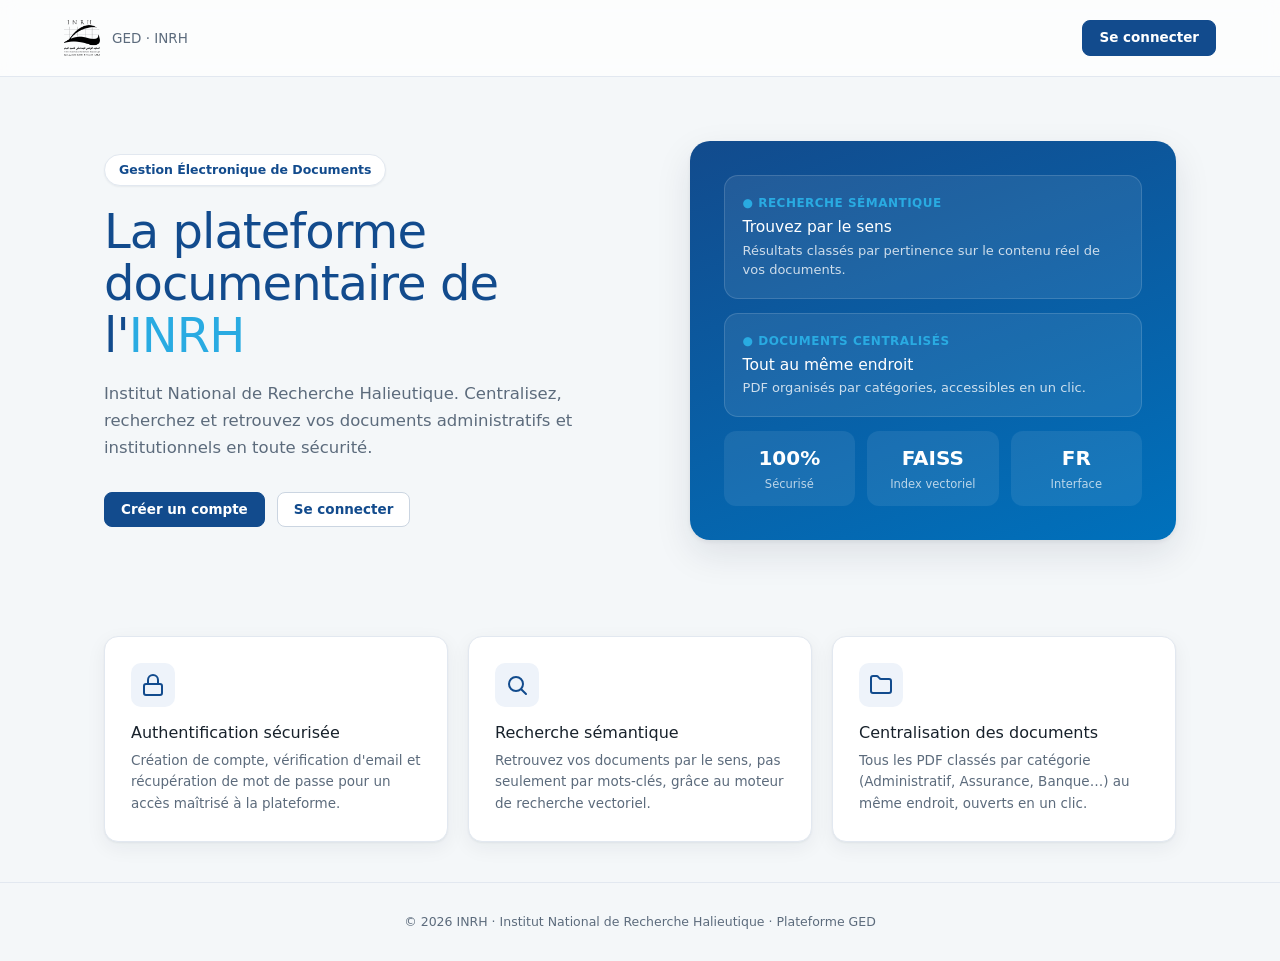
<file: frontend/index.html>
<!DOCTYPE html>
<html lang="fr">
<head>
  <meta charset="UTF-8" />
  <meta name="viewport" content="width=device-width, initial-scale=1" />
  <title>GED INRH — Gestion Électronique de Documents</title>
  <link rel="icon" href="/logo.png" />
  <link href="https://cdn.jsdelivr.net/npm/bootstrap@5.3.3/dist/css/bootstrap.min.css" rel="stylesheet" />
  <link rel="stylesheet" href="css/design-tokens.css" />
  <link rel="stylesheet" href="css/base.css" />
  <link rel="stylesheet" href="css/layout.css" />
  <link rel="stylesheet" href="css/pages.css" />
  <script>!function(){var t=localStorage.getItem("ged_theme");t&&document.documentElement.setAttribute("data-theme",t)}();</script>
</head>
<body>
  <div class="landing">
    <header class="landing-nav">
      <div class="brand">
        <img src="logo.png" alt="GED INRH" class="brand-logo dark" />
        <span>GED · INRH</span>
      </div>
      <a id="cta-connect" href="login.html" class="btn btn-primary">Se connecter</a>
    </header>

    <section class="hero">
      <div>
        <span class="hero-badge">Gestion Électronique de Documents</span>
        <h1>La plateforme documentaire de l'<em>INRH</em></h1>
        <p class="lead">
          Institut National de Recherche Halieutique. Centralisez, recherchez et retrouvez
          vos documents administratifs et institutionnels en toute sécurité.
        </p>
        <div class="hero-actions">
          <a href="register.html" class="btn btn-primary">Créer un compte</a>
          <a href="login.html" class="btn btn-ghost">Se connecter</a>
        </div>
      </div>

      <div class="hero-visual">
        <div class="hero-card">
          <div class="mini">● Recherche sémantique</div>
          <h3>Trouvez par le sens</h3>
          <p>Résultats classés par pertinence sur le contenu réel de vos documents.</p>
        </div>
        <div class="hero-card">
          <div class="mini">● Documents centralisés</div>
          <h3>Tout au même endroit</h3>
          <p>PDF organisés par catégories, accessibles en un clic.</p>
        </div>
        <div class="stats-row">
          <div class="stat"><strong>100%</strong><span>Sécurisé</span></div>
          <div class="stat"><strong>FAISS</strong><span>Index vectoriel</span></div>
          <div class="stat"><strong>FR</strong><span>Interface</span></div>
        </div>
      </div>
    </section>

    <section class="pillars">
      <div class="pillar">
        <div class="pillar-icon">
          <svg width="24" height="24" viewBox="0 0 24 24" fill="none" stroke="currentColor" stroke-width="2" stroke-linecap="round" stroke-linejoin="round">
            <rect x="3" y="11" width="18" height="11" rx="2" /><path d="M7 11V7a5 5 0 0 1 10 0v4" />
          </svg>
        </div>
        <h3>Authentification sécurisée</h3>
        <p>Création de compte, vérification d'email et récupération de mot de passe pour un accès maîtrisé à la plateforme.</p>
      </div>
      <div class="pillar">
        <div class="pillar-icon">
          <svg width="24" height="24" viewBox="0 0 24 24" fill="none" stroke="currentColor" stroke-width="2" stroke-linecap="round" stroke-linejoin="round">
            <circle cx="11" cy="11" r="7" /><path d="m21 21-4.3-4.3" />
          </svg>
        </div>
        <h3>Recherche sémantique</h3>
        <p>Retrouvez vos documents par le sens, pas seulement par mots-clés, grâce au moteur de recherche vectoriel.</p>
      </div>
      <div class="pillar">
        <div class="pillar-icon">
          <svg width="24" height="24" viewBox="0 0 24 24" fill="none" stroke="currentColor" stroke-width="2" stroke-linecap="round" stroke-linejoin="round">
            <path d="M4 20h16a2 2 0 0 0 2-2V8a2 2 0 0 0-2-2h-7.9a2 2 0 0 1-1.7-.9L9.2 3.9A2 2 0 0 0 7.5 3H4a2 2 0 0 0-2 2v13a2 2 0 0 0 2 2Z" />
          </svg>
        </div>
        <h3>Centralisation des documents</h3>
        <p>Tous les PDF classés par catégorie (Administratif, Assurance, Banque…) au même endroit, ouverts en un clic.</p>
      </div>
    </section>

    <footer class="landing-footer">
      © <span id="footer-year"></span> INRH · Institut National de Recherche Halieutique · Plateforme GED
    </footer>
  </div>

  <script type="module" src="js/pages/landing.js"></script>
</body>
</html>
</file>
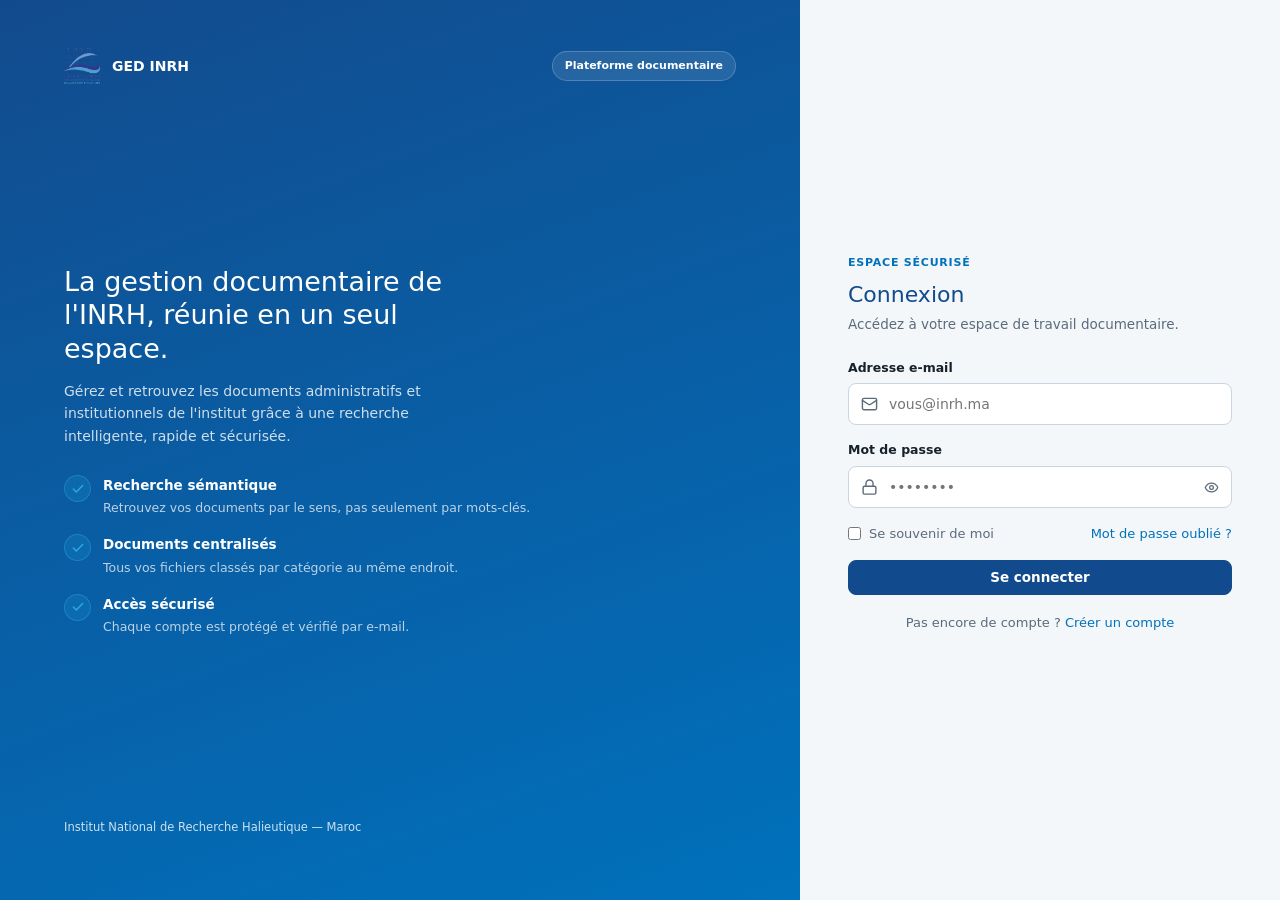
<file: frontend/dashboard.html>
<!DOCTYPE html>
<html lang="fr">
<head>
  <meta charset="UTF-8" />
  <meta name="viewport" content="width=device-width, initial-scale=1" />
  <title>Tableau de bord — GED INRH</title>
  <link rel="icon" href="/logo.png" />
  <link href="https://cdn.jsdelivr.net/npm/bootstrap@5.3.3/dist/css/bootstrap.min.css" rel="stylesheet" />
  <link rel="stylesheet" href="css/design-tokens.css" />
  <link rel="stylesheet" href="css/base.css" />
  <link rel="stylesheet" href="css/layout.css" />
  <link rel="stylesheet" href="css/pages.css" />
</head>
<body>
  <!-- Contenu masqué jusqu'à validation du token (voir js/auth.js) -->
  <div id="app-shell"></div>

  <script type="module">
    import { requireAuth } from "./js/auth.js";
    import { renderLayout } from "./js/layout.js";
    import { initDashboard } from "./js/pages/dashboard.js";

    requireAuth(() => {
      const main = renderLayout("dashboard");
      initDashboard(main);
    });
  </script>
</body>
</html>
</file>
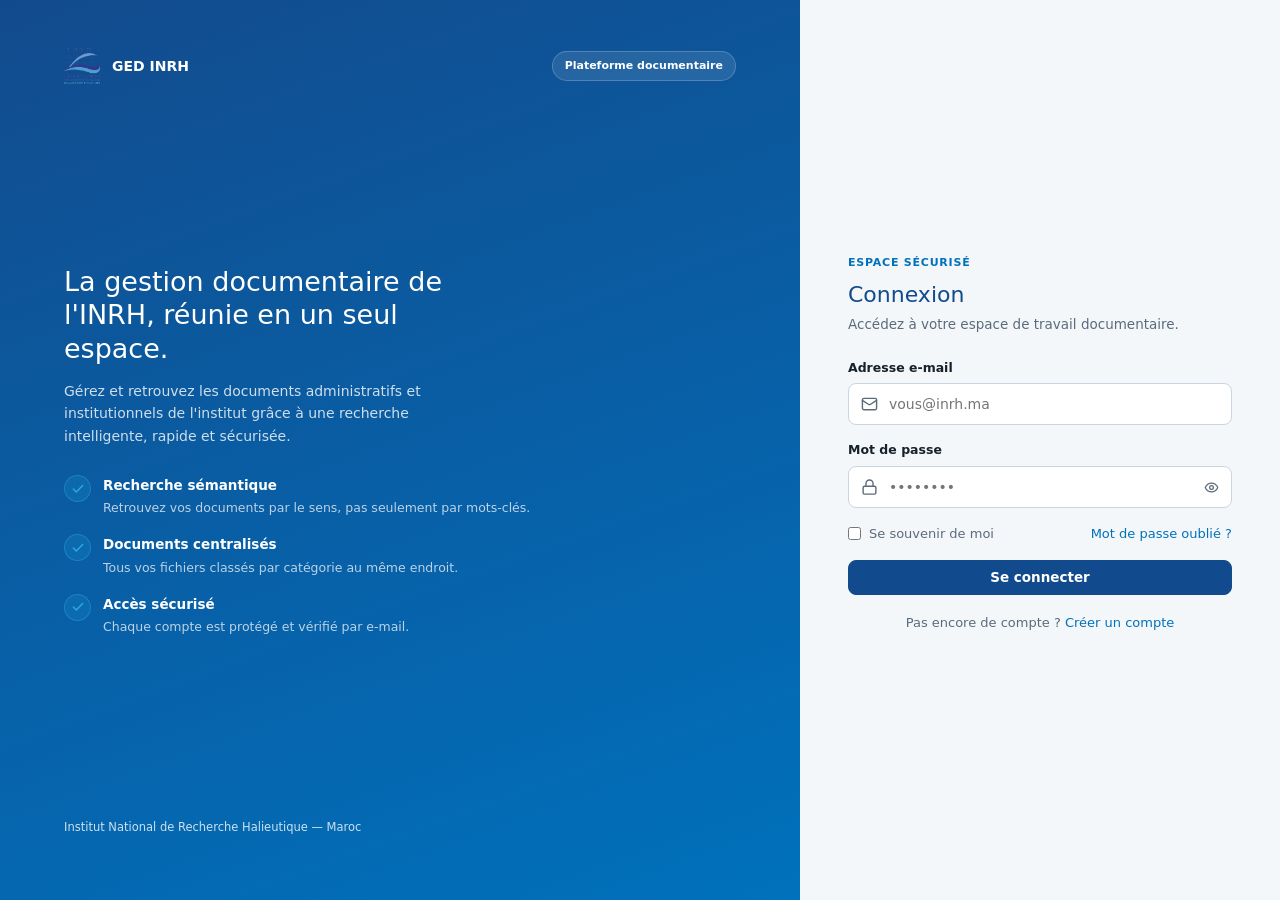
<file: frontend/documents.html>
<!DOCTYPE html>
<html lang="fr">
<head>
  <meta charset="UTF-8" />
  <meta name="viewport" content="width=device-width, initial-scale=1" />
  <title>Documents — GED INRH</title>
  <link rel="icon" href="/logo.png" />
  <link href="https://cdn.jsdelivr.net/npm/bootstrap@5.3.3/dist/css/bootstrap.min.css" rel="stylesheet" />
  <link rel="stylesheet" href="css/design-tokens.css" />
  <link rel="stylesheet" href="css/base.css" />
  <link rel="stylesheet" href="css/layout.css" />
  <link rel="stylesheet" href="css/pages.css" />
</head>
<body>
  <!-- Contenu masqué jusqu'à validation du token (voir js/auth.js) -->
  <div id="app-shell"></div>

  <script type="module">
    import { requireAuth } from "./js/auth.js";
    import { renderLayout } from "./js/layout.js";
    import { initDocuments } from "./js/pages/documents.js";

    requireAuth(() => {
      const main = renderLayout("documents");
      initDocuments(main);
    });
  </script>
</body>
</html>
</file>
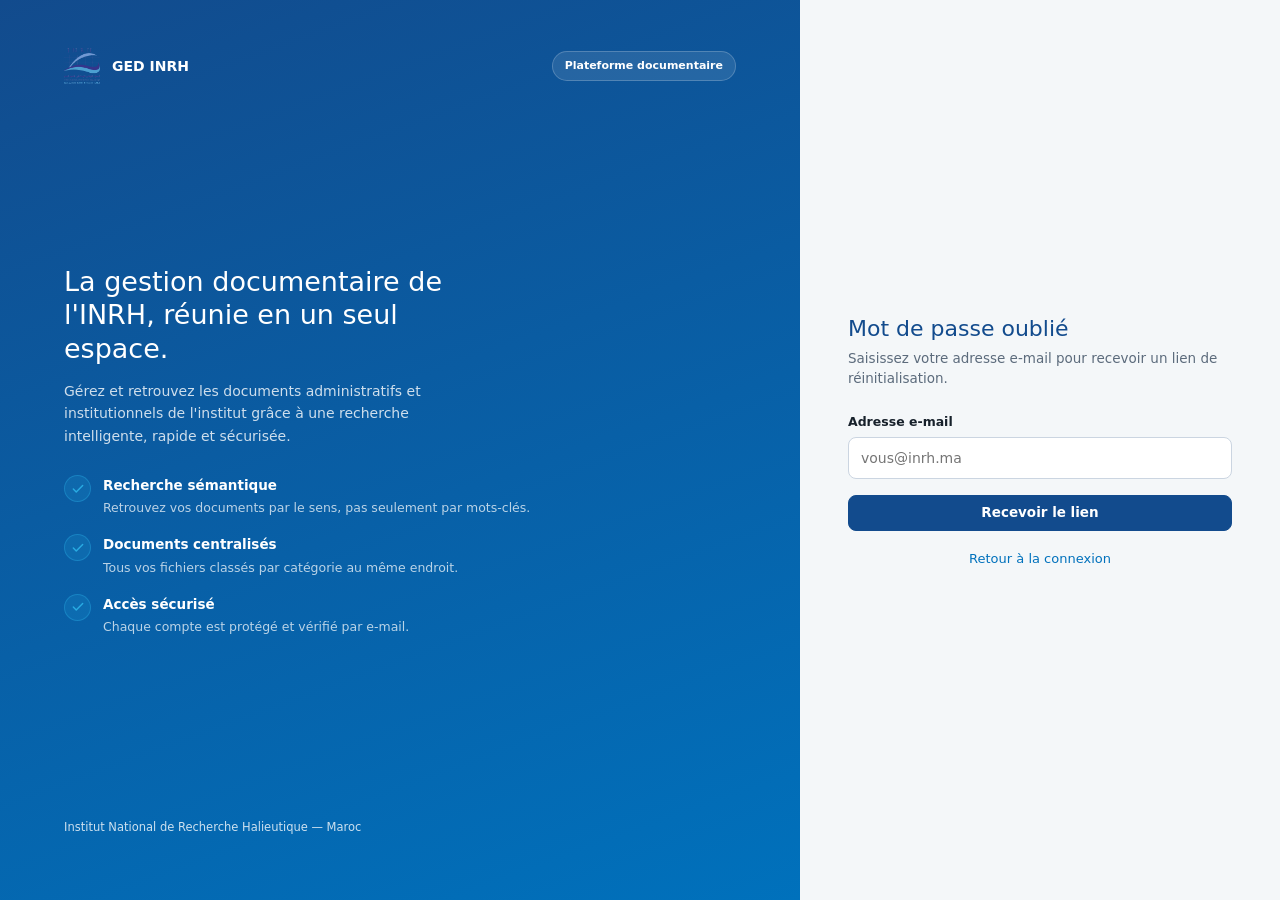
<file: frontend/forgot-password.html>
<!DOCTYPE html>
<html lang="fr">
<head>
  <meta charset="UTF-8" />
  <meta name="viewport" content="width=device-width, initial-scale=1" />
  <title>Mot de passe oublié — GED INRH</title>
  <link rel="icon" href="/logo.png" />
  <link href="https://cdn.jsdelivr.net/npm/bootstrap@5.3.3/dist/css/bootstrap.min.css" rel="stylesheet" />
  <link rel="stylesheet" href="css/design-tokens.css" />
  <link rel="stylesheet" href="css/base.css" />
  <link rel="stylesheet" href="css/layout.css" />
  <link rel="stylesheet" href="css/pages.css" />
  <script>!function(){var t=localStorage.getItem("ged_theme");t&&document.documentElement.setAttribute("data-theme",t)}();</script>
</head>
<body>
  <div class="auth-page">
    <div class="auth-brand-panel">
      <div class="auth-brand-top">
        <a href="index.html" class="brand" title="Retour à l'accueil">
          <img src="logo.png" alt="GED INRH" class="brand-logo" />
          <div><strong>GED INRH</strong></div>
        </a>
        <span class="auth-badge">Plateforme documentaire</span>
      </div>

      <div class="auth-brand-middle">
        <h2>La gestion documentaire de l'INRH, réunie en un seul espace.</h2>
        <p>
          Gérez et retrouvez les documents administratifs et institutionnels de
          l'institut grâce à une recherche intelligente, rapide et sécurisée.
        </p>

        <ul class="auth-features">
          <li>
            <span class="feature-ico">
              <svg viewBox="0 0 24 24" fill="none" stroke="currentColor" stroke-width="2.5" stroke-linecap="round" stroke-linejoin="round"><path d="M20 6 9 17l-5-5" /></svg>
            </span>
            <div><strong>Recherche sémantique</strong><span>Retrouvez vos documents par le sens, pas seulement par mots-clés.</span></div>
          </li>
          <li>
            <span class="feature-ico">
              <svg viewBox="0 0 24 24" fill="none" stroke="currentColor" stroke-width="2.5" stroke-linecap="round" stroke-linejoin="round"><path d="M20 6 9 17l-5-5" /></svg>
            </span>
            <div><strong>Documents centralisés</strong><span>Tous vos fichiers classés par catégorie au même endroit.</span></div>
          </li>
          <li>
            <span class="feature-ico">
              <svg viewBox="0 0 24 24" fill="none" stroke="currentColor" stroke-width="2.5" stroke-linecap="round" stroke-linejoin="round"><path d="M20 6 9 17l-5-5" /></svg>
            </span>
            <div><strong>Accès sécurisé</strong><span>Chaque compte est protégé et vérifié par e-mail.</span></div>
          </li>
        </ul>
      </div>

      <p class="auth-brand-foot">Institut National de Recherche Halieutique — Maroc</p>
    </div>

    <div class="auth-form-wrap">
      <div class="auth-card">
        <h1>Mot de passe oublié</h1>
        <p class="auth-sub">
          Saisissez votre adresse e-mail pour recevoir un lien de réinitialisation.
        </p>

        <div id="form-error" class="form-error" hidden></div>
        <div id="form-success" class="form-success" hidden></div>

        <form id="forgot-form" novalidate>
          <div class="form-group">
            <label for="email">Adresse e-mail</label>
            <input id="email" type="email" placeholder="vous@inrh.ma" required />
          </div>

          <button type="submit" id="submit-btn" class="btn btn-primary btn-block">
            Recevoir le lien
          </button>
        </form>

        <p class="auth-alt"><a href="login.html">Retour à la connexion</a></p>
      </div>
    </div>
  </div>

  <script type="module" src="js/pages/forgot-password.js"></script>
</body>
</html>
</file>
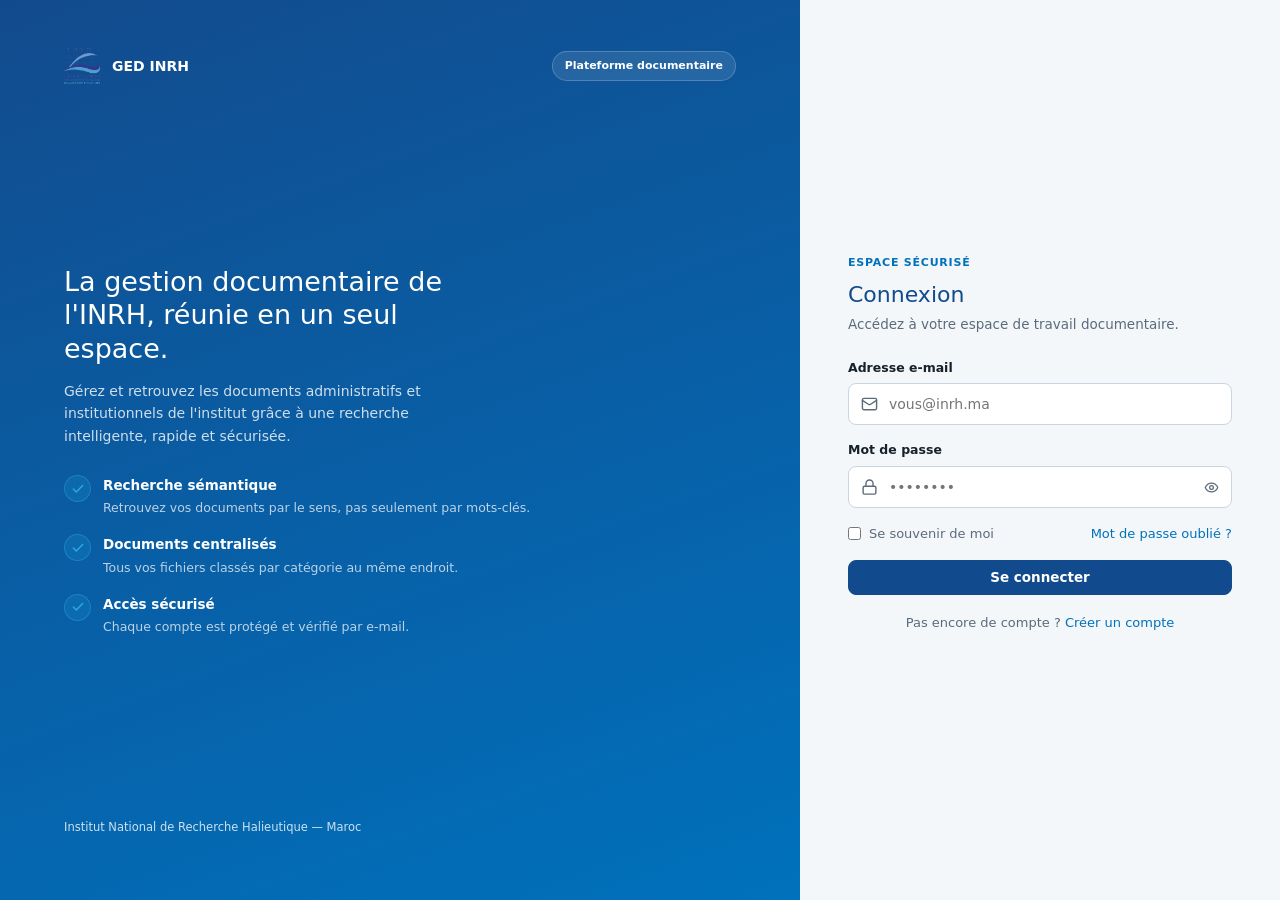
<file: frontend/history.html>
<!DOCTYPE html>
<html lang="fr">
<head>
  <meta charset="UTF-8" />
  <meta name="viewport" content="width=device-width, initial-scale=1" />
  <title>Historique — GED INRH</title>
  <link rel="icon" href="/logo.png" />
  <link href="https://cdn.jsdelivr.net/npm/bootstrap@5.3.3/dist/css/bootstrap.min.css" rel="stylesheet" />
  <link rel="stylesheet" href="css/design-tokens.css" />
  <link rel="stylesheet" href="css/base.css" />
  <link rel="stylesheet" href="css/layout.css" />
  <link rel="stylesheet" href="css/pages.css" />
</head>
<body>
  <!-- Contenu masqué jusqu'à validation du token (voir js/auth.js) -->
  <div id="app-shell"></div>

  <script type="module">
    import { requireAuth } from "./js/auth.js";
    import { renderLayout } from "./js/layout.js";
    import { initHistory } from "./js/pages/history.js";

    requireAuth(() => {
      const main = renderLayout("history");
      initHistory(main);
    });
  </script>
</body>
</html>
</file>
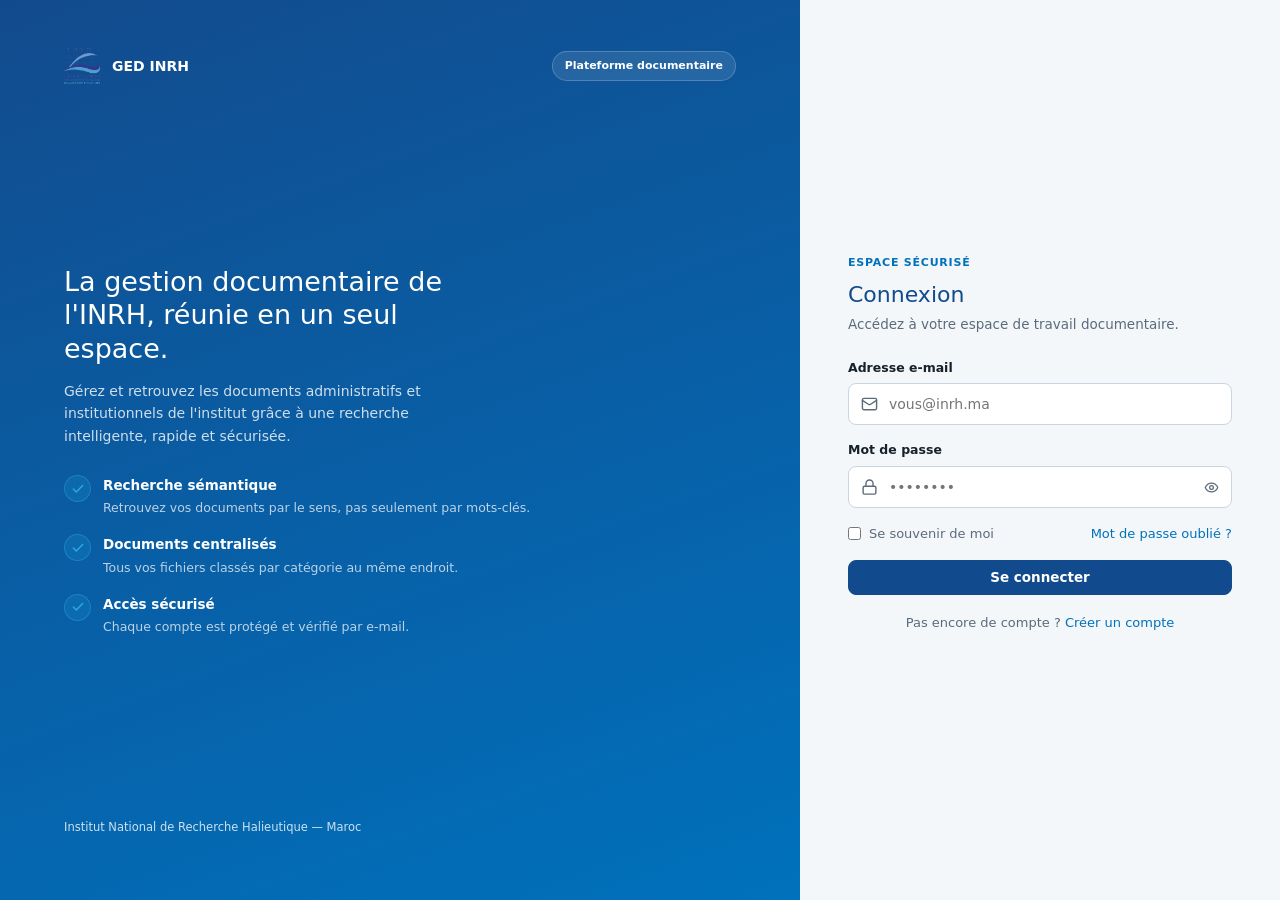
<file: frontend/login.html>
<!DOCTYPE html>
<html lang="fr">
<head>
  <meta charset="UTF-8" />
  <meta name="viewport" content="width=device-width, initial-scale=1" />
  <title>Connexion — GED INRH</title>
  <link rel="icon" href="/logo.png" />
  <link href="https://cdn.jsdelivr.net/npm/bootstrap@5.3.3/dist/css/bootstrap.min.css" rel="stylesheet" />
  <link rel="stylesheet" href="css/design-tokens.css" />
  <link rel="stylesheet" href="css/base.css" />
  <link rel="stylesheet" href="css/layout.css" />
  <link rel="stylesheet" href="css/pages.css" />
  <script>!function(){var t=localStorage.getItem("ged_theme");t&&document.documentElement.setAttribute("data-theme",t)}();</script>
</head>
<body>
  <div class="auth-page">
    <div class="auth-brand-panel">
      <div class="auth-brand-top">
        <a href="index.html" class="brand" title="Retour à l'accueil">
          <img src="logo.png" alt="GED INRH" class="brand-logo" />
          <div><strong>GED INRH</strong></div>
        </a>
        <span class="auth-badge">Plateforme documentaire</span>
      </div>

      <div class="auth-brand-middle">
        <h2>La gestion documentaire de l'INRH, réunie en un seul espace.</h2>
        <p>
          Gérez et retrouvez les documents administratifs et institutionnels de
          l'institut grâce à une recherche intelligente, rapide et sécurisée.
        </p>

        <ul class="auth-features">
          <li>
            <span class="feature-ico">
              <svg viewBox="0 0 24 24" fill="none" stroke="currentColor" stroke-width="2.5" stroke-linecap="round" stroke-linejoin="round"><path d="M20 6 9 17l-5-5" /></svg>
            </span>
            <div><strong>Recherche sémantique</strong><span>Retrouvez vos documents par le sens, pas seulement par mots-clés.</span></div>
          </li>
          <li>
            <span class="feature-ico">
              <svg viewBox="0 0 24 24" fill="none" stroke="currentColor" stroke-width="2.5" stroke-linecap="round" stroke-linejoin="round"><path d="M20 6 9 17l-5-5" /></svg>
            </span>
            <div><strong>Documents centralisés</strong><span>Tous vos fichiers classés par catégorie au même endroit.</span></div>
          </li>
          <li>
            <span class="feature-ico">
              <svg viewBox="0 0 24 24" fill="none" stroke="currentColor" stroke-width="2.5" stroke-linecap="round" stroke-linejoin="round"><path d="M20 6 9 17l-5-5" /></svg>
            </span>
            <div><strong>Accès sécurisé</strong><span>Chaque compte est protégé et vérifié par e-mail.</span></div>
          </li>
        </ul>
      </div>

      <p class="auth-brand-foot">Institut National de Recherche Halieutique — Maroc</p>
    </div>

    <div class="auth-form-wrap">
      <div class="auth-card">
        <span class="auth-eyebrow">Espace sécurisé</span>
        <h1>Connexion</h1>
        <p class="auth-sub">Accédez à votre espace de travail documentaire.</p>

        <div id="form-error" class="form-error" hidden></div>

        <form id="login-form" novalidate>
          <div class="form-group">
            <label for="email">Adresse e-mail</label>
            <div class="field-icon">
              <svg viewBox="0 0 24 24" fill="none" stroke="currentColor" stroke-width="2" stroke-linecap="round" stroke-linejoin="round">
                <rect width="20" height="16" x="2" y="4" rx="2" /><path d="m22 7-8.97 5.7a1.94 1.94 0 0 1-2.06 0L2 7" />
              </svg>
              <input id="email" name="email" type="email" autocomplete="email" placeholder="vous@inrh.ma" required />
            </div>
          </div>

          <div class="form-group">
            <label for="password">Mot de passe</label>
            <div class="field-icon pwd-field">
              <svg viewBox="0 0 24 24" fill="none" stroke="currentColor" stroke-width="2" stroke-linecap="round" stroke-linejoin="round">
                <rect width="18" height="11" x="3" y="11" rx="2" ry="2" /><path d="M7 11V7a5 5 0 0 1 10 0v4" />
              </svg>
              <input id="password" name="password" type="password" autocomplete="current-password" placeholder="••••••••" required />
              <button type="button" class="pwd-toggle" id="pwd-toggle"
                title="Afficher le mot de passe" aria-label="Afficher le mot de passe">
                <svg id="eye-icon" viewBox="0 0 24 24" fill="none" stroke="currentColor" stroke-width="2" stroke-linecap="round" stroke-linejoin="round">
                  <path d="M2 12s3-7 10-7 10 7 10 7-3 7-10 7-10-7-10-7Z" /><circle cx="12" cy="12" r="3" />
                </svg>
                <svg id="eye-off-icon" viewBox="0 0 24 24" fill="none" stroke="currentColor" stroke-width="2" stroke-linecap="round" stroke-linejoin="round" hidden>
                  <path d="M9.88 9.88a3 3 0 1 0 4.24 4.24" /><path d="M10.73 5.08A10.43 10.43 0 0 1 12 5c7 0 10 7 10 7a13.16 13.16 0 0 1-1.67 2.68" />
                  <path d="M6.61 6.61A13.526 13.526 0 0 0 2 12s3 7 10 7a9.74 9.74 0 0 0 5.39-1.61" /><line x1="2" x2="22" y1="2" y2="22" />
                </svg>
              </button>
            </div>
          </div>

          <div class="auth-links">
            <label class="checkbox-line">
              <input type="checkbox" id="remember_me" /> Se souvenir de moi
            </label>
            <a href="forgot-password.html">Mot de passe oublié ?</a>
          </div>

          <button type="submit" id="submit-btn" class="btn btn-primary btn-block">
            Se connecter
          </button>
        </form>

        <p class="auth-alt">Pas encore de compte ? <a href="register.html">Créer un compte</a></p>
      </div>
    </div>
  </div>

  <script type="module" src="js/pages/login.js"></script>
</body>
</html>
</file>
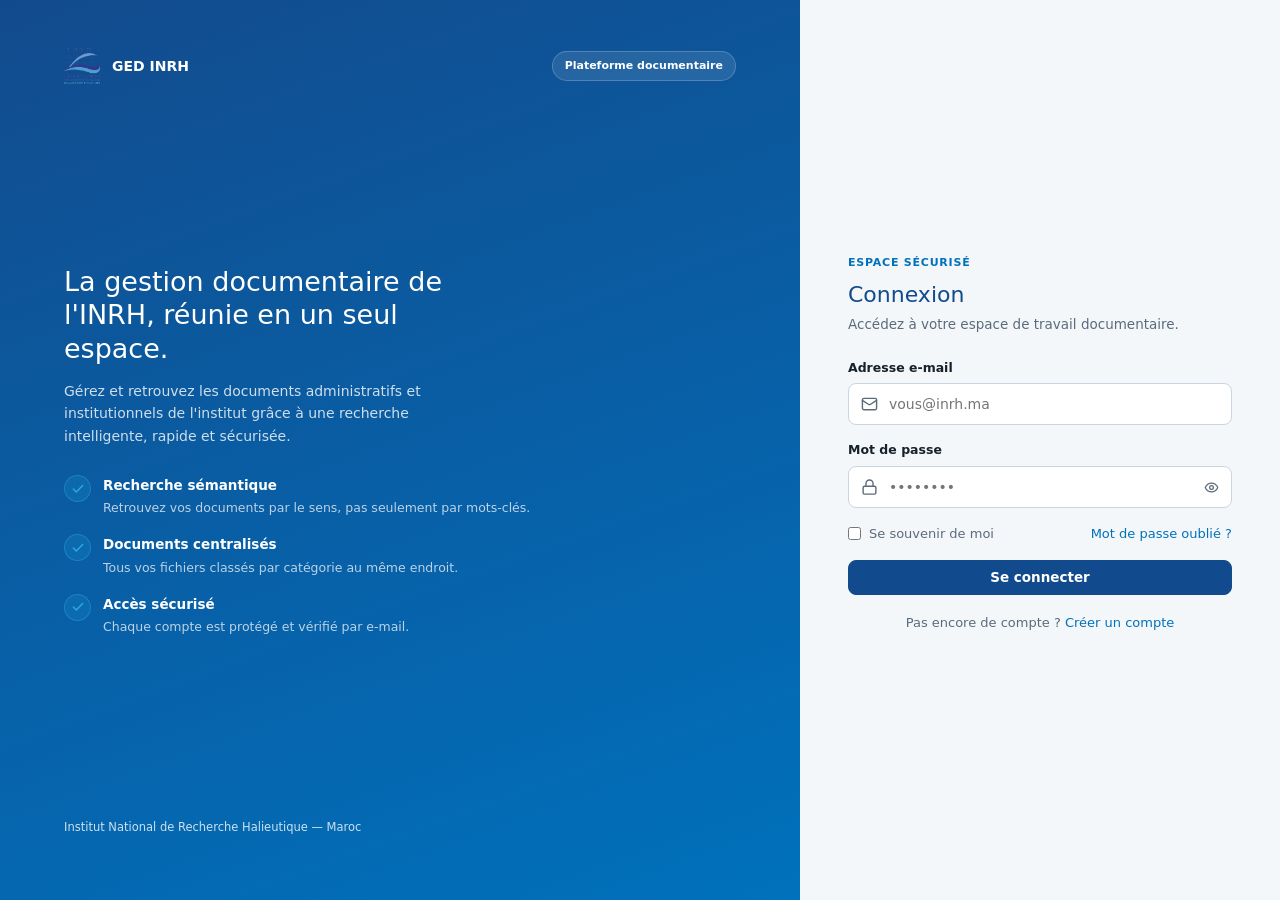
<file: frontend/profile.html>
<!DOCTYPE html>
<html lang="fr">
<head>
  <meta charset="UTF-8" />
  <meta name="viewport" content="width=device-width, initial-scale=1" />
  <title>Profil — GED INRH</title>
  <link rel="icon" href="/logo.png" />
  <link href="https://cdn.jsdelivr.net/npm/bootstrap@5.3.3/dist/css/bootstrap.min.css" rel="stylesheet" />
  <link rel="stylesheet" href="css/design-tokens.css" />
  <link rel="stylesheet" href="css/base.css" />
  <link rel="stylesheet" href="css/layout.css" />
  <link rel="stylesheet" href="css/pages.css" />
</head>
<body>
  <!-- Contenu masqué jusqu'à validation du token (voir js/auth.js) -->
  <div id="app-shell"></div>

  <script type="module">
    import { requireAuth } from "./js/auth.js";
    import { renderLayout } from "./js/layout.js";
    import { initProfile } from "./js/pages/profile.js";

    requireAuth(() => {
      const main = renderLayout("profile");
      initProfile(main);
    });
  </script>
</body>
</html>
</file>
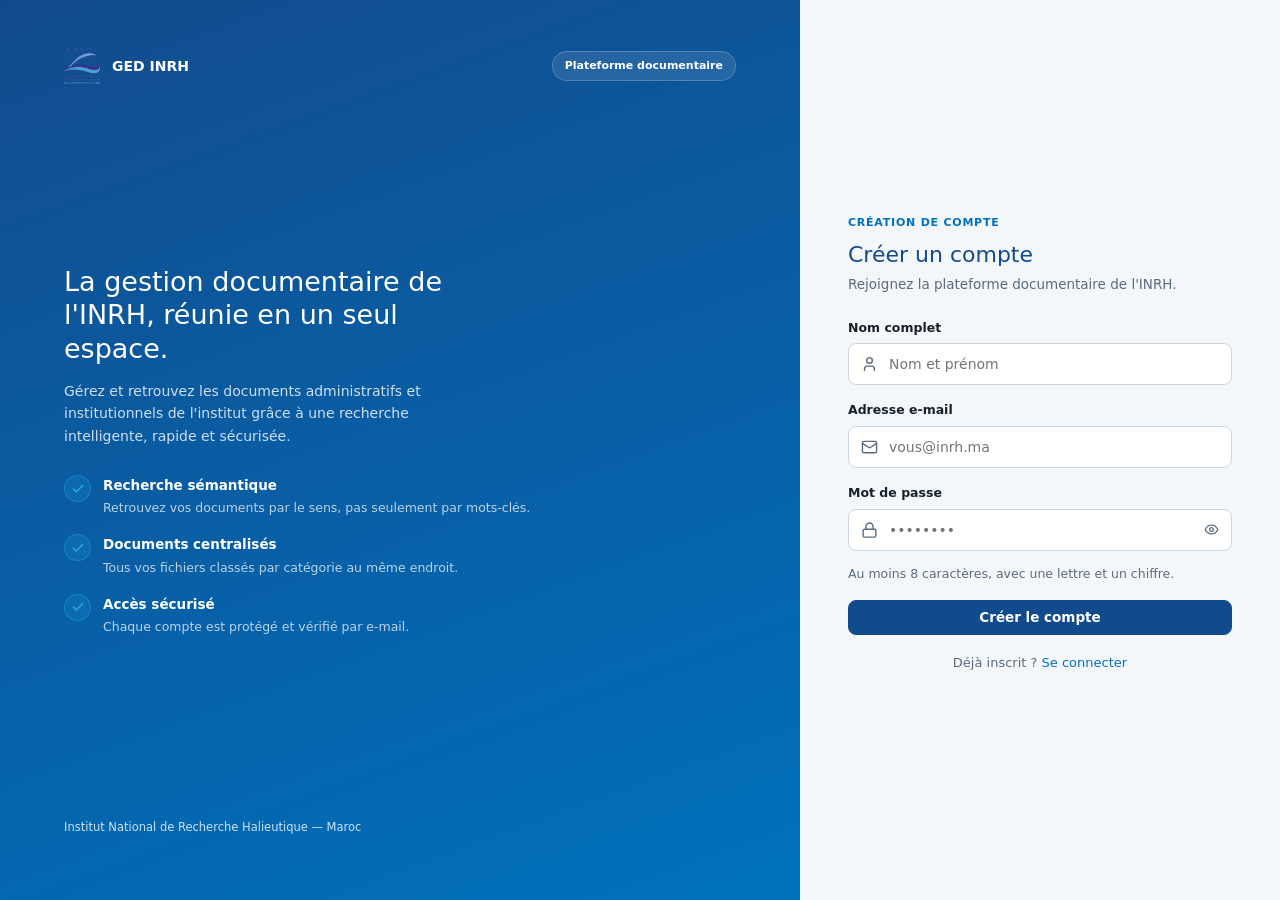
<file: frontend/register.html>
<!DOCTYPE html>
<html lang="fr">
<head>
  <meta charset="UTF-8" />
  <meta name="viewport" content="width=device-width, initial-scale=1" />
  <title>Créer un compte — GED INRH</title>
  <link rel="icon" href="/logo.png" />
  <link href="https://cdn.jsdelivr.net/npm/bootstrap@5.3.3/dist/css/bootstrap.min.css" rel="stylesheet" />
  <link rel="stylesheet" href="css/design-tokens.css" />
  <link rel="stylesheet" href="css/base.css" />
  <link rel="stylesheet" href="css/layout.css" />
  <link rel="stylesheet" href="css/pages.css" />
  <script>!function(){var t=localStorage.getItem("ged_theme");t&&document.documentElement.setAttribute("data-theme",t)}();</script>
</head>
<body>
  <div class="auth-page">
    <div class="auth-brand-panel">
      <div class="auth-brand-top">
        <a href="index.html" class="brand" title="Retour à l'accueil">
          <img src="logo.png" alt="GED INRH" class="brand-logo" />
          <div><strong>GED INRH</strong></div>
        </a>
        <span class="auth-badge">Plateforme documentaire</span>
      </div>

      <div class="auth-brand-middle">
        <h2>La gestion documentaire de l'INRH, réunie en un seul espace.</h2>
        <p>
          Gérez et retrouvez les documents administratifs et institutionnels de
          l'institut grâce à une recherche intelligente, rapide et sécurisée.
        </p>

        <ul class="auth-features">
          <li>
            <span class="feature-ico">
              <svg viewBox="0 0 24 24" fill="none" stroke="currentColor" stroke-width="2.5" stroke-linecap="round" stroke-linejoin="round"><path d="M20 6 9 17l-5-5" /></svg>
            </span>
            <div><strong>Recherche sémantique</strong><span>Retrouvez vos documents par le sens, pas seulement par mots-clés.</span></div>
          </li>
          <li>
            <span class="feature-ico">
              <svg viewBox="0 0 24 24" fill="none" stroke="currentColor" stroke-width="2.5" stroke-linecap="round" stroke-linejoin="round"><path d="M20 6 9 17l-5-5" /></svg>
            </span>
            <div><strong>Documents centralisés</strong><span>Tous vos fichiers classés par catégorie au même endroit.</span></div>
          </li>
          <li>
            <span class="feature-ico">
              <svg viewBox="0 0 24 24" fill="none" stroke="currentColor" stroke-width="2.5" stroke-linecap="round" stroke-linejoin="round"><path d="M20 6 9 17l-5-5" /></svg>
            </span>
            <div><strong>Accès sécurisé</strong><span>Chaque compte est protégé et vérifié par e-mail.</span></div>
          </li>
        </ul>
      </div>

      <p class="auth-brand-foot">Institut National de Recherche Halieutique — Maroc</p>
    </div>

    <div class="auth-form-wrap">
      <div class="auth-card">
        <span class="auth-eyebrow">Création de compte</span>
        <h1>Créer un compte</h1>
        <p class="auth-sub">Rejoignez la plateforme documentaire de l'INRH.</p>

        <div id="form-error" class="form-error" hidden></div>

        <form id="register-form" novalidate>
          <div class="form-group">
            <label for="full_name">Nom complet</label>
            <div class="field-icon">
              <svg viewBox="0 0 24 24" fill="none" stroke="currentColor" stroke-width="2" stroke-linecap="round" stroke-linejoin="round">
                <path d="M19 21v-2a4 4 0 0 0-4-4H9a4 4 0 0 0-4 4v2" /><circle cx="12" cy="7" r="4" />
              </svg>
              <input id="full_name" name="full_name" placeholder="Nom et prénom" required />
            </div>
          </div>

          <div class="form-group">
            <label for="email">Adresse e-mail</label>
            <div class="field-icon">
              <svg viewBox="0 0 24 24" fill="none" stroke="currentColor" stroke-width="2" stroke-linecap="round" stroke-linejoin="round">
                <rect width="20" height="16" x="2" y="4" rx="2" /><path d="m22 7-8.97 5.7a1.94 1.94 0 0 1-2.06 0L2 7" />
              </svg>
              <input id="email" name="email" type="email" placeholder="vous@inrh.ma" required />
            </div>
          </div>

          <div class="form-group">
            <label for="password">Mot de passe</label>
            <div class="field-icon pwd-field">
              <svg viewBox="0 0 24 24" fill="none" stroke="currentColor" stroke-width="2" stroke-linecap="round" stroke-linejoin="round">
                <rect width="18" height="11" x="3" y="11" rx="2" ry="2" /><path d="M7 11V7a5 5 0 0 1 10 0v4" />
              </svg>
              <input id="password" name="password" type="password" autocomplete="new-password"
                placeholder="••••••••" minlength="8"
                title="Au moins 8 caractères, avec une lettre et un chiffre." required />
              <button type="button" class="pwd-toggle" id="pwd-toggle"
                title="Afficher le mot de passe" aria-label="Afficher le mot de passe">
                <svg id="eye-icon" viewBox="0 0 24 24" fill="none" stroke="currentColor" stroke-width="2" stroke-linecap="round" stroke-linejoin="round">
                  <path d="M2 12s3-7 10-7 10 7 10 7-3 7-10 7-10-7-10-7Z" /><circle cx="12" cy="12" r="3" />
                </svg>
                <svg id="eye-off-icon" viewBox="0 0 24 24" fill="none" stroke="currentColor" stroke-width="2" stroke-linecap="round" stroke-linejoin="round" hidden>
                  <path d="M9.88 9.88a3 3 0 1 0 4.24 4.24" /><path d="M10.73 5.08A10.43 10.43 0 0 1 12 5c7 0 10 7 10 7a13.16 13.16 0 0 1-1.67 2.68" />
                  <path d="M6.61 6.61A13.526 13.526 0 0 0 2 12s3 7 10 7a9.74 9.74 0 0 0 5.39-1.61" /><line x1="2" x2="22" y1="2" y2="22" />
                </svg>
              </button>
            </div>
            <p class="settings-hint">Au moins 8 caractères, avec une lettre et un chiffre.</p>
          </div>

          <button type="submit" id="submit-btn" class="btn btn-primary btn-block">
            Créer le compte
          </button>
        </form>

        <p class="auth-alt">Déjà inscrit ? <a href="login.html">Se connecter</a></p>
      </div>
    </div>
  </div>

  <script type="module" src="js/pages/register.js"></script>
</body>
</html>
</file>
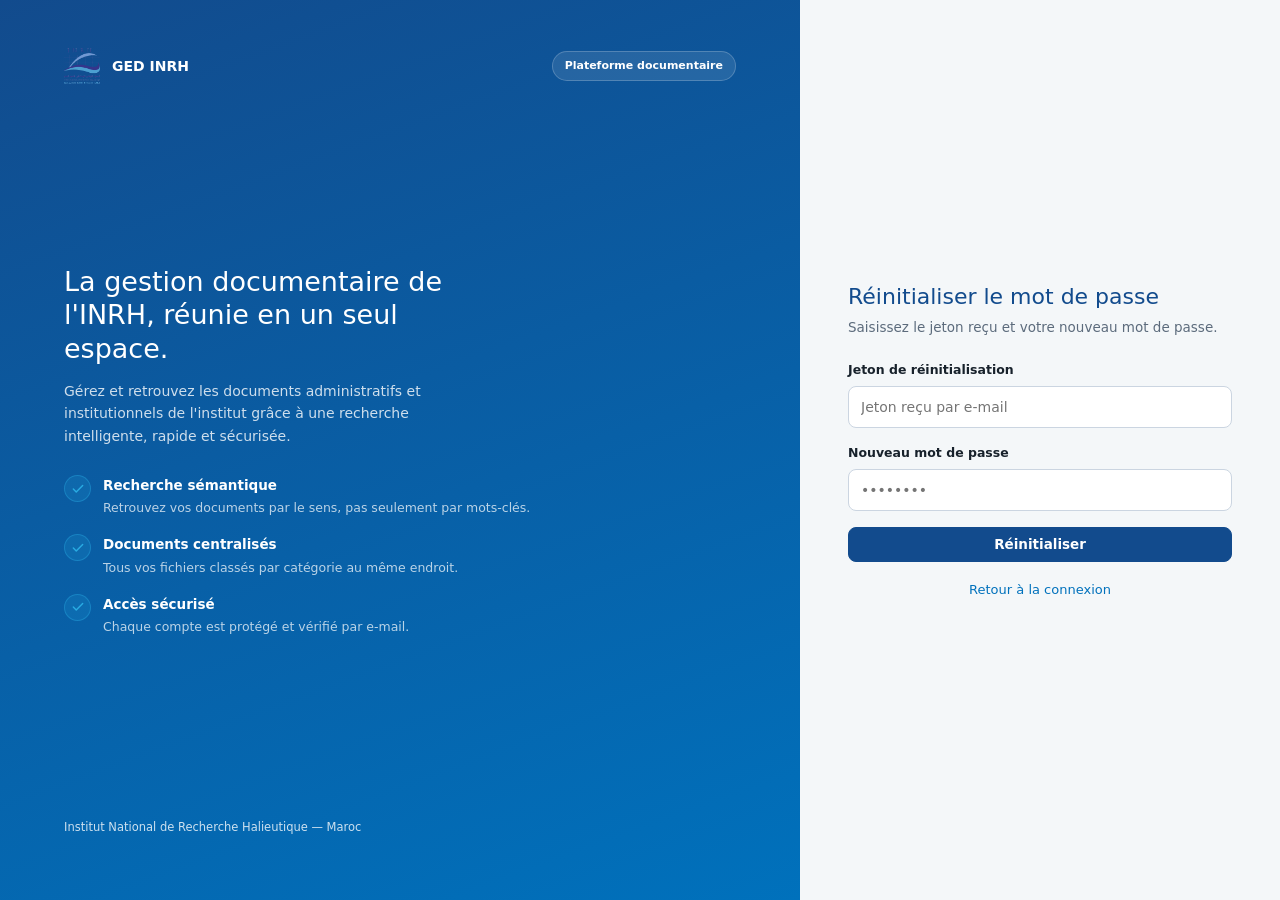
<file: frontend/reset-password.html>
<!DOCTYPE html>
<html lang="fr">
<head>
  <meta charset="UTF-8" />
  <meta name="viewport" content="width=device-width, initial-scale=1" />
  <title>Réinitialiser le mot de passe — GED INRH</title>
  <link rel="icon" href="/logo.png" />
  <link href="https://cdn.jsdelivr.net/npm/bootstrap@5.3.3/dist/css/bootstrap.min.css" rel="stylesheet" />
  <link rel="stylesheet" href="css/design-tokens.css" />
  <link rel="stylesheet" href="css/base.css" />
  <link rel="stylesheet" href="css/layout.css" />
  <link rel="stylesheet" href="css/pages.css" />
  <script>!function(){var t=localStorage.getItem("ged_theme");t&&document.documentElement.setAttribute("data-theme",t)}();</script>
</head>
<body>
  <div class="auth-page">
    <div class="auth-brand-panel">
      <div class="auth-brand-top">
        <a href="index.html" class="brand" title="Retour à l'accueil">
          <img src="logo.png" alt="GED INRH" class="brand-logo" />
          <div><strong>GED INRH</strong></div>
        </a>
        <span class="auth-badge">Plateforme documentaire</span>
      </div>

      <div class="auth-brand-middle">
        <h2>La gestion documentaire de l'INRH, réunie en un seul espace.</h2>
        <p>
          Gérez et retrouvez les documents administratifs et institutionnels de
          l'institut grâce à une recherche intelligente, rapide et sécurisée.
        </p>

        <ul class="auth-features">
          <li>
            <span class="feature-ico">
              <svg viewBox="0 0 24 24" fill="none" stroke="currentColor" stroke-width="2.5" stroke-linecap="round" stroke-linejoin="round"><path d="M20 6 9 17l-5-5" /></svg>
            </span>
            <div><strong>Recherche sémantique</strong><span>Retrouvez vos documents par le sens, pas seulement par mots-clés.</span></div>
          </li>
          <li>
            <span class="feature-ico">
              <svg viewBox="0 0 24 24" fill="none" stroke="currentColor" stroke-width="2.5" stroke-linecap="round" stroke-linejoin="round"><path d="M20 6 9 17l-5-5" /></svg>
            </span>
            <div><strong>Documents centralisés</strong><span>Tous vos fichiers classés par catégorie au même endroit.</span></div>
          </li>
          <li>
            <span class="feature-ico">
              <svg viewBox="0 0 24 24" fill="none" stroke="currentColor" stroke-width="2.5" stroke-linecap="round" stroke-linejoin="round"><path d="M20 6 9 17l-5-5" /></svg>
            </span>
            <div><strong>Accès sécurisé</strong><span>Chaque compte est protégé et vérifié par e-mail.</span></div>
          </li>
        </ul>
      </div>

      <p class="auth-brand-foot">Institut National de Recherche Halieutique — Maroc</p>
    </div>

    <div class="auth-form-wrap">
      <div class="auth-card">
        <h1>Réinitialiser le mot de passe</h1>
        <p class="auth-sub">Saisissez le jeton reçu et votre nouveau mot de passe.</p>

        <div id="form-error" class="form-error" hidden></div>

        <form id="reset-form" novalidate>
          <div class="form-group">
            <label for="reset-token">Jeton de réinitialisation</label>
            <input id="reset-token" placeholder="Jeton reçu par e-mail" required />
          </div>

          <div class="form-group">
            <label for="new-password">Nouveau mot de passe</label>
            <input id="new-password" type="password" placeholder="••••••••" minlength="8"
              title="Au moins 8 caractères, avec une lettre et un chiffre." required />
          </div>

          <button type="submit" id="submit-btn" class="btn btn-primary btn-block">
            Réinitialiser
          </button>
        </form>

        <p class="auth-alt"><a href="login.html">Retour à la connexion</a></p>
      </div>
    </div>
  </div>

  <script type="module" src="js/pages/reset-password.js"></script>
</body>
</html>
</file>
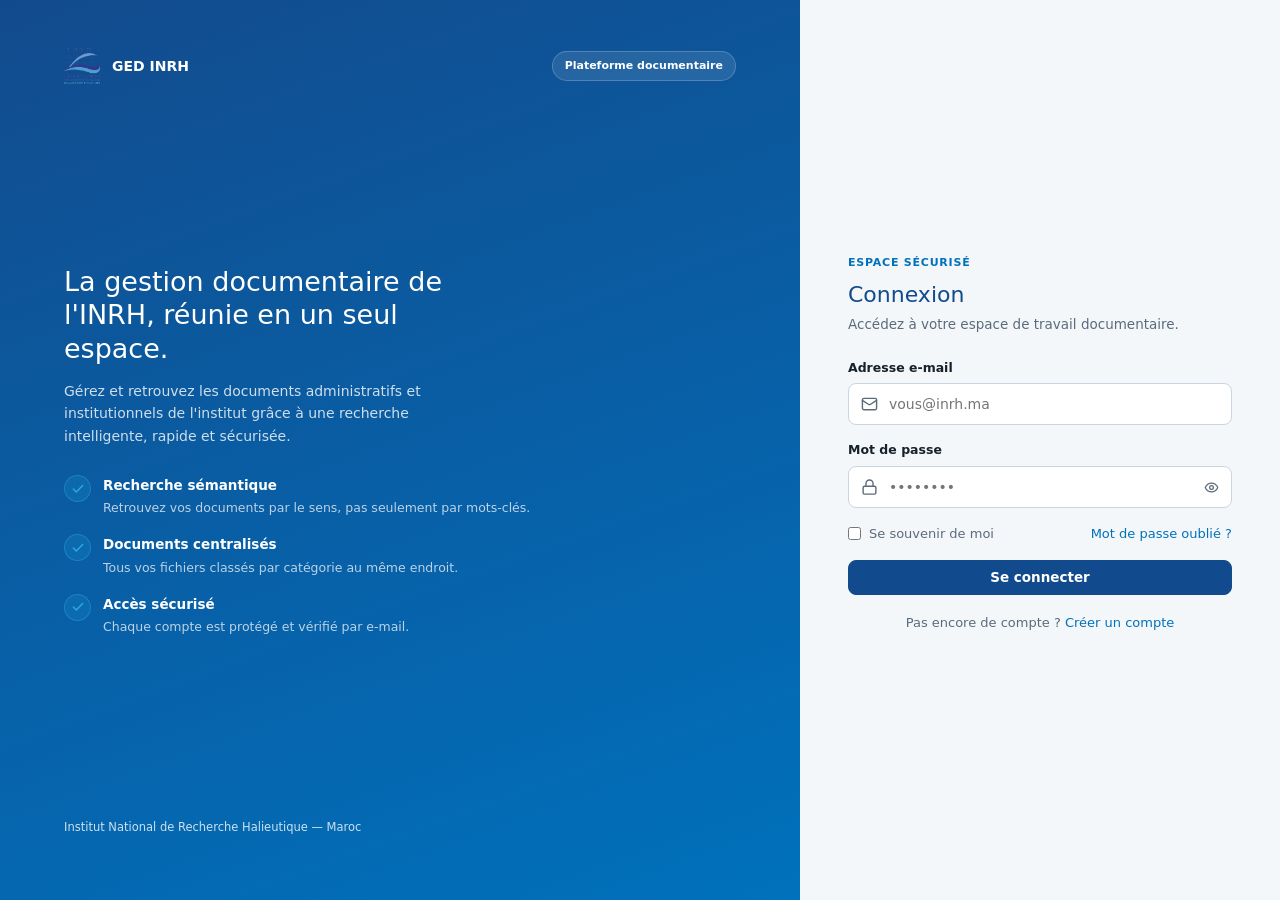
<file: frontend/search.html>
<!DOCTYPE html>
<html lang="fr">
<head>
  <meta charset="UTF-8" />
  <meta name="viewport" content="width=device-width, initial-scale=1" />
  <title>Recherche — GED INRH</title>
  <link rel="icon" href="/logo.png" />
  <link href="https://cdn.jsdelivr.net/npm/bootstrap@5.3.3/dist/css/bootstrap.min.css" rel="stylesheet" />
  <link rel="stylesheet" href="css/design-tokens.css" />
  <link rel="stylesheet" href="css/base.css" />
  <link rel="stylesheet" href="css/layout.css" />
  <link rel="stylesheet" href="css/pages.css" />
</head>
<body>
  <!-- Contenu masqué jusqu'à validation du token (voir js/auth.js) -->
  <div id="app-shell"></div>

  <script type="module">
    import { requireAuth } from "./js/auth.js";
    import { renderLayout } from "./js/layout.js";
    import { initSearch } from "./js/pages/search.js";

    requireAuth(() => {
      const main = renderLayout("search");
      initSearch(main);
    });
  </script>
</body>
</html>
</file>
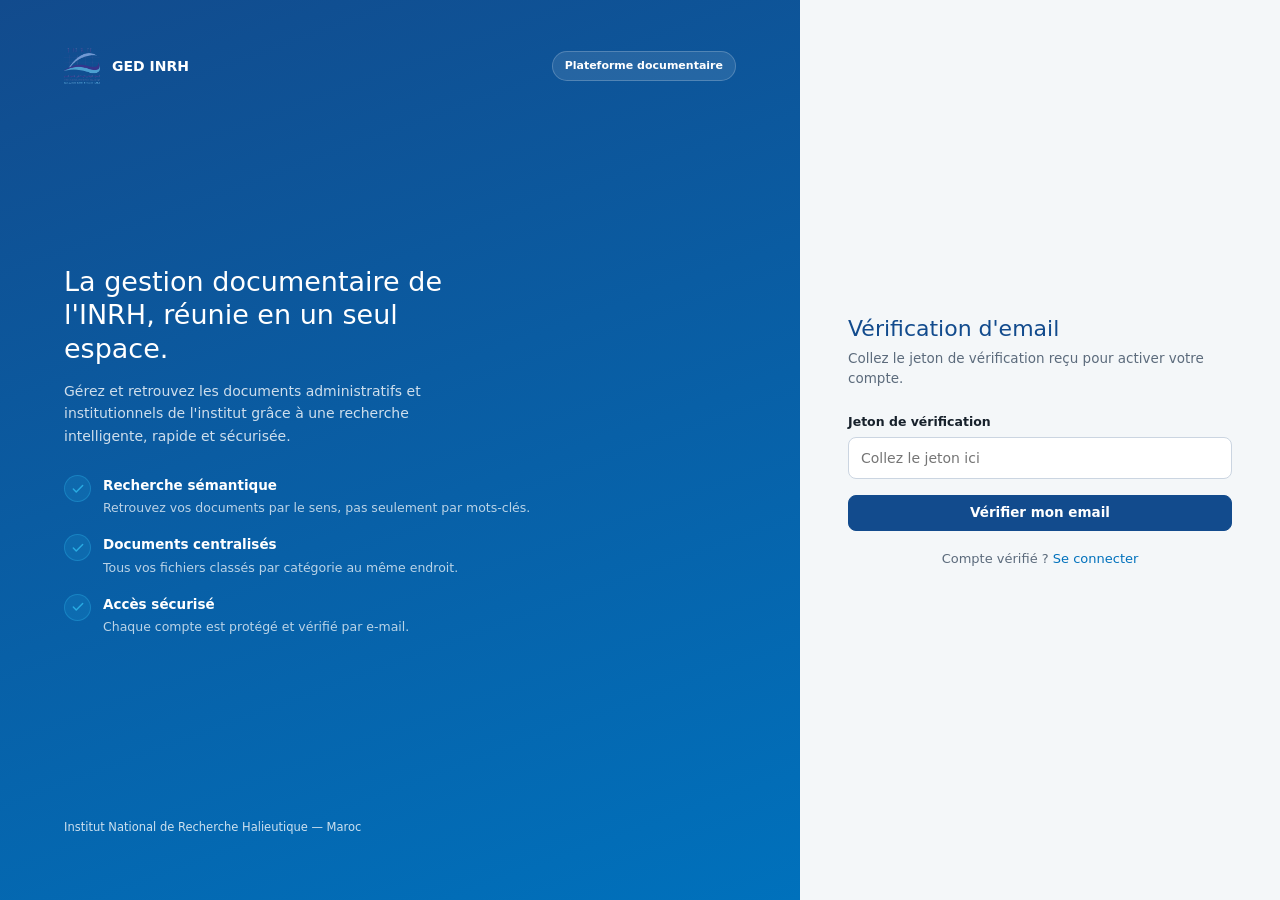
<file: frontend/verify.html>
<!DOCTYPE html>
<html lang="fr">
<head>
  <meta charset="UTF-8" />
  <meta name="viewport" content="width=device-width, initial-scale=1" />
  <title>Vérification d'email — GED INRH</title>
  <link rel="icon" href="/logo.png" />
  <link href="https://cdn.jsdelivr.net/npm/bootstrap@5.3.3/dist/css/bootstrap.min.css" rel="stylesheet" />
  <link rel="stylesheet" href="css/design-tokens.css" />
  <link rel="stylesheet" href="css/base.css" />
  <link rel="stylesheet" href="css/layout.css" />
  <link rel="stylesheet" href="css/pages.css" />
  <script>!function(){var t=localStorage.getItem("ged_theme");t&&document.documentElement.setAttribute("data-theme",t)}();</script>
</head>
<body>
  <div class="auth-page">
    <div class="auth-brand-panel">
      <div class="auth-brand-top">
        <a href="index.html" class="brand" title="Retour à l'accueil">
          <img src="logo.png" alt="GED INRH" class="brand-logo" />
          <div><strong>GED INRH</strong></div>
        </a>
        <span class="auth-badge">Plateforme documentaire</span>
      </div>

      <div class="auth-brand-middle">
        <h2>La gestion documentaire de l'INRH, réunie en un seul espace.</h2>
        <p>
          Gérez et retrouvez les documents administratifs et institutionnels de
          l'institut grâce à une recherche intelligente, rapide et sécurisée.
        </p>

        <ul class="auth-features">
          <li>
            <span class="feature-ico">
              <svg viewBox="0 0 24 24" fill="none" stroke="currentColor" stroke-width="2.5" stroke-linecap="round" stroke-linejoin="round"><path d="M20 6 9 17l-5-5" /></svg>
            </span>
            <div><strong>Recherche sémantique</strong><span>Retrouvez vos documents par le sens, pas seulement par mots-clés.</span></div>
          </li>
          <li>
            <span class="feature-ico">
              <svg viewBox="0 0 24 24" fill="none" stroke="currentColor" stroke-width="2.5" stroke-linecap="round" stroke-linejoin="round"><path d="M20 6 9 17l-5-5" /></svg>
            </span>
            <div><strong>Documents centralisés</strong><span>Tous vos fichiers classés par catégorie au même endroit.</span></div>
          </li>
          <li>
            <span class="feature-ico">
              <svg viewBox="0 0 24 24" fill="none" stroke="currentColor" stroke-width="2.5" stroke-linecap="round" stroke-linejoin="round"><path d="M20 6 9 17l-5-5" /></svg>
            </span>
            <div><strong>Accès sécurisé</strong><span>Chaque compte est protégé et vérifié par e-mail.</span></div>
          </li>
        </ul>
      </div>

      <p class="auth-brand-foot">Institut National de Recherche Halieutique — Maroc</p>
    </div>

    <div class="auth-form-wrap">
      <div class="auth-card">
        <h1>Vérification d'email</h1>
        <p class="auth-sub">
          Collez le jeton de vérification reçu pour activer votre compte.
        </p>

        <div id="form-error" class="form-error" hidden></div>
        <div id="form-success" class="form-success" hidden></div>

        <form id="verify-form" novalidate>
          <div class="form-group">
            <label for="verify-token">Jeton de vérification</label>
            <input id="verify-token" placeholder="Collez le jeton ici" required />
          </div>

          <button type="submit" id="submit-btn" class="btn btn-primary btn-block">
            Vérifier mon email
          </button>
        </form>

        <p class="auth-alt">Compte vérifié ? <a href="login.html">Se connecter</a></p>
      </div>
    </div>
  </div>

  <script type="module" src="js/pages/verify.js"></script>
</body>
</html>
</file>
<file: frontend/css/design-tokens.css>
:root {
  /* Palette institutionnelle INRH */
  --primary: #124B8D;
  --primary-dark: #0c3a6b;
  --primary-soft: #eef3fa;

  --secondary: #29ABE2;
  --secondary-soft: #e7f6fd;

  --tertiary: #0071BC;

  --neutral: #F4F7F9;

  /* Sémantique */
  --text: #17212b;
  --text-muted: #5c6b7c;
  --border: #e2e8f0;
  --border-strong: #cbd5e1;
  --white: #ffffff;
  --danger: #b3261e;
  --danger-soft: #fdeeec;
  --success: #166534;
  --success-soft: #e8f6ec;
  --warning: #8a6100;
  --warning-soft: #fdf4e0;

  /* Surface & ombres */
  --surface: var(--white);
  --shadow-sm: 0 1px 2px rgba(16, 32, 56, 0.06);
  --shadow: 0 1px 2px rgba(16, 32, 56, 0.05), 0 6px 20px rgba(16, 32, 56, 0.06);
  --shadow-lg: 0 2px 4px rgba(16, 32, 56, 0.06), 0 14px 36px rgba(16, 32, 56, 0.1);

  /* Formes */
  --radius-sm: 8px;
  --radius: 10px;
  --radius-lg: 14px;

  /* Typographie */
  --font: "Segoe UI Variable", "Segoe UI", system-ui, -apple-system, "Helvetica Neue", Arial, sans-serif;
  --font-mono: "Cascadia Code", Consolas, monospace;

  /* Contrôles */
  --control-h: 42px;
  --focus-ring: 0 0 0 3px rgba(41, 171, 226, 0.35);
}

/* --- Dark Mode --- */
[data-theme="dark"] {
  --primary: #4a9ede;
  --primary-dark: #3580c0;
  --primary-soft: #1a2a3d;

  --secondary: #5cc0ed;
  --secondary-soft: #162a3a;

  --tertiary: #3a9ad9;

  --neutral: #0f1923;

  --text: #e4e8ec;
  --text-muted: #8899aa;
  --border: #2a3a4a;
  --border-strong: #3a4a5a;
  --white: #1a2633;
  --danger: #e8574c;
  --danger-soft: #2d1515;
  --success: #4caf50;
  --success-soft: #1a2d1a;
  --warning: #d4a730;
  --warning-soft: #2d2510;

  --surface: #1a2633;
  --shadow-sm: 0 1px 2px rgba(0, 0, 0, 0.2);
  --shadow: 0 1px 2px rgba(0, 0, 0, 0.15), 0 6px 20px rgba(0, 0, 0, 0.25);
  --shadow-lg: 0 2px 4px rgba(0, 0, 0, 0.2), 0 14px 36px rgba(0, 0, 0, 0.35);

  color-scheme: dark;
}
</file>
<file: frontend/css/base.css>
* {
  box-sizing: border-box;
}

html,
body {
  margin: 0;
  padding: 0;
}

body {
  font-family: var(--font);
  color: var(--text);
  background: var(--neutral);
  font-size: 14px;
  line-height: 1.5;
  -webkit-font-smoothing: antialiased;
}

h1,
h2,
h3,
h4,
p {
  margin-top: 0;
}

a {
  color: var(--tertiary);
  text-decoration: none;
}

a:hover {
  text-decoration: underline;
}

button {
  font-family: inherit;
}

input,
select {
  font-family: inherit;
}

/* ---- Boutons ---- */
.btn {
  display: inline-flex;
  align-items: center;
  justify-content: center;
  gap: 8px;
  border: 1px solid transparent;
  border-radius: var(--radius-sm);
  padding: 10px 16px;
  font-size: 13.5px;
  font-weight: 600;
  line-height: 1;
  cursor: pointer;
  transition: background 0.15s ease, border-color 0.15s ease, box-shadow 0.15s ease, transform 0.05s ease;
  white-space: nowrap;
}

.btn:focus-visible {
  outline: none;
  box-shadow: var(--focus-ring);
}

.btn:active {
  transform: translateY(1px);
}

.btn-primary {
  background: var(--primary);
  color: var(--white);
  border-color: var(--primary);
}

.btn-primary:hover {
  background: var(--primary-dark);
  border-color: var(--primary-dark);
}

.btn-secondary {
  background: var(--secondary);
  color: var(--white);
  border-color: var(--secondary);
}

.btn-secondary:hover {
  background: var(--tertiary);
  border-color: var(--tertiary);
}

.btn-ghost {
  background: var(--white);
  color: var(--primary);
  border-color: var(--border-strong);
}

.btn-ghost:hover {
  border-color: var(--primary);
  background: var(--primary-soft);
}

.btn-danger {
  background: var(--danger);
  color: var(--white);
  border-color: var(--danger);
}

.btn-danger:hover {
  background: #8f1a15;
  border-color: #8f1a15;
}

.btn-block {
  width: 100%;
}

.btn:disabled {
  opacity: 0.55;
  cursor: not-allowed;
}

/* ---- Formulaires ---- */
.form-group {
  display: grid;
  gap: 6px;
}

.form-group label {
  font-size: 12.5px;
  font-weight: 600;
  color: var(--text);
}

.form-group input,
.form-group select,
.text-input {
  width: 100%;
  height: var(--control-h);
  padding: 0 12px;
  border: 1px solid var(--border-strong);
  border-radius: var(--radius-sm);
  background: var(--white);
  color: var(--text);
  font-size: 14px;
  transition: border-color 0.15s ease, box-shadow 0.15s ease;
}

.form-group input:focus,
.form-group select:focus,
.text-input:focus {
  outline: none;
  border-color: var(--secondary);
  box-shadow: var(--focus-ring);
}

.checkbox-line {
  display: flex;
  align-items: center;
  gap: 8px;
  font-size: 13px;
  color: var(--text-muted);
}

.checkbox-line input {
  width: auto;
  height: auto;
}

.form-error {
  background: var(--danger-soft);
  color: var(--danger);
  border: 1px solid #f0c9c7;
  border-radius: var(--radius-sm);
  padding: 10px 12px;
  font-size: 13px;
}

.form-success {
  background: var(--success-soft);
  color: var(--success);
  border: 1px solid #bfe3cd;
  border-radius: var(--radius-sm);
  padding: 10px 12px;
  font-size: 13px;
}

.info-callout {
  background: var(--secondary-soft);
  border: 1px solid #b6e2f6;
  border-radius: var(--radius-sm);
  padding: 12px 14px;
  font-size: 13px;
  color: var(--text);
}

.info-callout code {
  background: rgba(255, 255, 255, 0.7);
  border: 1px solid var(--border);
  border-radius: 6px;
  padding: 1px 6px;
  word-break: break-all;
}

/* ---- Cartes ---- */
.card {
  background: var(--surface);
  border: 1px solid var(--border);
  border-radius: var(--radius-lg);
  box-shadow: var(--shadow);
}

/* ---- Badges / chips ---- */
.badge {
  display: inline-flex;
  align-items: center;
  gap: 6px;
  font-size: 12px;
  font-weight: 600;
  border-radius: 999px;
  padding: 4px 11px;
  border: 1px solid transparent;
}

.badge-success {
  background: var(--success-soft);
  color: var(--success);
  border-color: #c5e6d3;
}

.badge-warning {
  background: var(--warning-soft);
  color: var(--warning);
  border-color: #eeddb3;
}

.badge-info {
  background: var(--primary-soft);
  color: var(--primary);
  border-color: #d3e0f2;
}

.badge-neutral {
  background: var(--neutral);
  color: var(--text-muted);
  border-color: var(--border);
}

.chip {
  display: inline-flex;
  align-items: center;
  gap: 6px;
  padding: 7px 14px;
  border: 1px solid var(--border-strong);
  border-radius: 999px;
  background: var(--white);
  color: var(--text-muted);
  font-size: 13px;
  font-weight: 500;
  cursor: pointer;
  transition: all 0.15s ease;
}

.chip:hover {
  border-color: var(--primary);
  color: var(--primary);
}

.chip.active {
  background: var(--primary);
  border-color: var(--primary);
  color: var(--white);
}

/* ---- Spinner ---- */
.spinner {
  width: 22px;
  height: 22px;
  border: 3px solid var(--border);
  border-top-color: var(--primary);
  border-radius: 50%;
  animation: spin 0.7s linear infinite;
}

@keyframes spin {
  to {
    transform: rotate(360deg);
  }
}

/* ---- Table ---- */
.table {
  width: 100%;
  border-collapse: collapse;
  font-size: 13.5px;
}

.table th {
  text-align: left;
  font-size: 11.5px;
  font-weight: 700;
  text-transform: uppercase;
  letter-spacing: 0.06em;
  color: var(--text-muted);
  padding: 10px 14px;
  border-bottom: 1px solid var(--border);
  background: #fbfcfe;
}

.table td {
  padding: 12px 14px;
  border-bottom: 1px solid var(--neutral);
}

.table tbody tr:last-child td {
  border-bottom: none;
}

.table tbody tr:hover td {
  background: #fafcfe;
}

.muted {
  color: var(--text-muted);
}

.mono {
  font-family: var(--font-mono);
  font-size: 12.5px;
}

.text-right {
  text-align: right;
}

/* Chargeur plein écran pendant la validation du token */
.auth-loading {
  min-height: 100vh;
  display: flex;
  align-items: center;
  justify-content: center;
}


/* ---- Addition version statique : garde d'authentification ---- */
body.auth-loading > *:not(.auth-loading) {
  display: none !important;
}
</file>
<file: frontend/css/layout.css>
.app-shell {
  display: grid;
  grid-template-columns: 240px 1fr;
  min-height: 100vh;
}

/* ---- Sidebar ----
   Structure : flex column, navigation en haut/milieu (flex:1),
   statut + déconnexion épinglés en bas (via flex, pas de positionnement absolu).
   Système d'espacement : 4 / 8 / 12 / 16 / 20 / 24 / 32 px.
*/
.sidebar {
  position: sticky;
  top: 0;
  z-index: 40;
  height: 100vh;
  min-height: 100vh;
  display: flex;
  flex-direction: column;
  width: 240px;
  background: linear-gradient(180deg, var(--primary) 0%, var(--primary-dark) 100%);
  color: var(--white);
  padding: 16px;
}

/* Header / marque */
.sidebar-brand {
  display: flex;
  align-items: center;
  gap: 12px;
  padding: 4px 0 24px;
}

.sidebar-close,
.topbar-menu {
  display: none;
}

.brand-logo {
  height: 36px;
  width: auto;
  max-width: 140px;
  object-fit: contain;
  flex-shrink: 0;
  display: block;
}

/* Logo blanc → sombre pour les fonds clairs */
.brand-logo.dark {
  filter: brightness(0) saturate(100%);
}

.brand-text {
  line-height: 1.2;
  min-width: 0;
}

.brand-text strong {
  display: block;
  font-size: 13.5px;
  letter-spacing: 0.01em;
}

.brand-text span {
  font-size: 9.5px;
  color: rgba(255, 255, 255, 0.5);
  text-transform: uppercase;
  letter-spacing: 0.12em;
}

/* Navigation : occupe l'espace disponible, scroll interne si besoin */
.sidebar-nav {
  flex: 1;
  min-height: 0;
  overflow-y: auto;
  display: flex;
  flex-direction: column;
  gap: 24px;
  padding-bottom: 16px;
}

/* Section : petit en-tête puis items rapprochés */
.nav-group {
  display: flex;
  flex-direction: column;
  gap: 4px;
}

.nav-group-label {
  font-size: 11px;
  font-weight: 600;
  letter-spacing: 0.08em;
  text-transform: uppercase;
  color: rgba(255, 255, 255, 0.4);
  padding: 0 12px;
  margin-bottom: 8px;
}

/* Item de navigation : ligne compacte et uniforme */
.nav-link {
  display: flex;
  align-items: center;
  gap: 12px;
  height: 44px;
  padding: 0 12px;
  border-radius: 8px;
  color: rgba(255, 255, 255, 0.72);
  font-size: 13px;
  font-weight: 500;
  text-decoration: none;
  transition: background-color 0.15s ease, color 0.15s ease;
}

.nav-link:hover {
  background-color: rgba(255, 255, 255, 0.06);
  color: var(--white);
  text-decoration: none;
}

.nav-link.active {
  background-color: rgba(255, 255, 255, 0.14);
  color: var(--white);
  font-weight: 600;
}

.nav-link svg {
  width: 18px;
  height: 18px;
  flex-shrink: 0;
}

/* Pied de sidebar : déconnexion épinglée en bas */
.sidebar-footer {
  display: flex;
  flex-direction: column;
  padding-top: 16px;
  border-top: 1px solid rgba(255, 255, 255, 0.1);
}

/* Déconnexion : même système que les items de navigation */
.sidebar-logout {
  display: flex;
  align-items: center;
  gap: 12px;
  width: 100%;
  height: 44px;
  padding: 0 12px;
  border: none;
  border-radius: 8px;
  background: transparent;
  color: rgba(255, 255, 255, 0.72);
  font-size: 13px;
  font-weight: 500;
  cursor: pointer;
  transition: background-color 0.15s ease, color 0.15s ease;
}

.sidebar-logout:hover {
  background-color: rgba(255, 255, 255, 0.06);
  color: var(--white);
}

.sidebar-logout svg {
  width: 18px;
  height: 18px;
  flex-shrink: 0;
}

/* ---- Zone principale ---- */
.app-body {
  display: flex;
  flex-direction: column;
  min-width: 0;
  min-height: 100vh;
}

/* Topbar : fil d'ariane + recherche globale + utilisateur */
.topbar {
  position: sticky;
  top: 0;
  z-index: 20;
  display: flex;
  align-items: center;
  gap: 18px;
  height: 60px;
  padding: 0 28px;
  background: rgba(255, 255, 255, 0.9);
  backdrop-filter: blur(8px);
  border-bottom: 1px solid var(--border);
}

.topbar-crumb {
  flex: 0 1 auto;
  min-width: 0;
  font-size: 13px;
  color: var(--text-muted);
  white-space: nowrap;
}

.topbar-crumb strong {
  color: var(--text);
  font-weight: 600;
}

.topbar-menu {
  width: 42px;
  height: 42px;
  align-items: center;
  justify-content: center;
  border: 1px solid var(--border-strong);
  border-radius: 14px;
  background: linear-gradient(180deg, #ffffff 0%, #f4f8fd 100%);
  color: var(--primary);
  box-shadow: 0 8px 20px rgba(12, 39, 74, 0.08);
  cursor: pointer;
  transition: border-color 0.15s ease, background-color 0.15s ease, box-shadow 0.15s ease;
}

.topbar-menu svg {
  width: 18px;
  height: 18px;
}

.topbar-menu:hover {
  border-color: var(--primary);
  background: var(--primary-soft);
  box-shadow: 0 12px 24px rgba(12, 39, 74, 0.12);
}

.topbar-menu:focus-visible,
.sidebar-close:focus-visible,
.sidebar-backdrop:focus-visible {
  outline: none;
  box-shadow: var(--focus-ring);
}

.topbar-search {
  flex: 1;
  max-width: 420px;
  margin-left: auto;
  display: flex;
  align-items: center;
  gap: 8px;
  height: 38px;
  padding: 0 12px;
  border: 1px solid var(--border-strong);
  border-radius: var(--radius-sm);
  background: var(--white);
  transition: border-color 0.15s ease, box-shadow 0.15s ease;
}

.topbar-search:focus-within {
  border-color: var(--secondary);
  box-shadow: var(--focus-ring);
}

.topbar-search svg {
  width: 16px;
  height: 16px;
  color: var(--text-muted);
  flex-shrink: 0;
}

.topbar-search input {
  flex: 1;
  border: none;
  outline: none;
  background: transparent;
  font-size: 13.5px;
  color: var(--text);
}

.topbar-user {
  display: flex;
  align-items: center;
  gap: 10px;
  margin-left: 0;
  padding-left: 18px;
  border-left: 1px solid var(--border);
}

.topbar-user .avatar {
  width: 34px;
  height: 34px;
  border-radius: 50%;
  background: var(--primary-soft);
  border: 1px solid var(--border);
  color: var(--primary);
  display: flex;
  align-items: center;
  justify-content: center;
  font-size: 13px;
  font-weight: 700;
  flex-shrink: 0;
}

.topbar-user .meta {
  line-height: 1.15;
}

.topbar-user .meta strong {
  display: block;
  font-size: 12.5px;
  max-width: 160px;
  overflow: hidden;
  text-overflow: ellipsis;
  white-space: nowrap;
}

.topbar-user .meta span {
  font-size: 11px;
  color: var(--text-muted);
}

.app-main {
  flex: 1;
  padding: 28px 32px 48px;
  min-width: 0;
}

.mobile-bottom-nav {
  display: none;
}

/* En-tête de page standardisé */
.page-header {
  display: flex;
  align-items: flex-end;
  justify-content: space-between;
  gap: 16px;
  margin-bottom: 26px;
}

.page-title {
  font-size: 21px;
  font-weight: 700;
  letter-spacing: -0.01em;
  color: var(--text);
  margin: 0 0 4px;
}

.page-subtitle {
  color: var(--text-muted);
  font-size: 13.5px;
  margin: 0;
}

.page-actions {
  display: flex;
  gap: 10px;
  flex-shrink: 0;
}

@media (max-width: 1000px) {
  .app-shell {
    grid-template-columns: 1fr;
  }

  .sidebar {
    position: fixed;
    top: 0;
    left: 0;
    height: 100vh;
    width: min(82vw, 320px);
    min-height: 100vh;
    transform: translateX(-100%);
    transition: transform 0.22s ease;
    box-shadow: 0 24px 50px rgba(8, 25, 49, 0.22);
  }

  .sidebar-nav {
    flex: 1;
    overflow-y: auto;
  }

  .sidebar.mobile-open {
    transform: translateX(0);
  }

  .sidebar-backdrop {
    position: fixed;
    inset: 0;
    z-index: 30;
    border: none;
    background: rgba(8, 18, 32, 0.4);
    cursor: pointer;
  }

  .sidebar-close,
  .topbar-menu {
    display: inline-flex;
  }

  .sidebar-close {
    margin-left: auto;
    width: 34px;
    height: 34px;
    align-items: center;
    justify-content: center;
    border: 1px solid rgba(255, 255, 255, 0.18);
    border-radius: 10px;
    background: rgba(255, 255, 255, 0.08);
    color: var(--white);
    font-size: 18px;
    cursor: pointer;
  }

  .sidebar-close:hover {
    background: rgba(255, 255, 255, 0.16);
  }

  .topbar {
    gap: 14px;
    padding: 12px 18px;
    height: auto;
    min-height: 64px;
  }

  .topbar-user {
    margin-left: auto;
  }
}

@media (max-width: 760px) {
  .topbar {
    align-items: center;
    flex-wrap: wrap;
    row-gap: 10px;
    column-gap: 12px;
    padding: 12px 14px;
  }

  .topbar-search {
    order: 4;
    display: flex;
    flex: 1 0 100%;
    width: 100%;
    max-width: none;
    margin-left: 0;
    height: 44px;
    padding: 0 14px;
    border-radius: 14px;
  }

  .topbar-search input {
    font-size: 14px;
  }

  .topbar-crumb {
    flex: 1 1 0;
    overflow: hidden;
    text-overflow: ellipsis;
  }

  .topbar-user {
    flex-shrink: 0;
    padding-left: 12px;
    border-left: none;
  }

  .topbar-user .meta {
    display: none;
  }

  .app-main {
    padding: 22px 16px 96px;
  }

  .page-header {
    align-items: flex-start;
    flex-direction: column;
  }

  .mobile-bottom-nav {
    position: fixed;
    left: 0;
    right: 0;
    bottom: 0;
    z-index: 35;
    display: grid;
    grid-template-columns: repeat(4, 1fr);
    gap: 8px;
    padding: 10px 12px calc(10px + env(safe-area-inset-bottom, 0px));
    background: rgba(255, 255, 255, 0.96);
    backdrop-filter: blur(12px);
    border-top: 1px solid var(--border);
    box-shadow: 0 -10px 30px rgba(7, 26, 51, 0.08);
  }

  .mobile-tab {
    display: flex;
    flex-direction: column;
    align-items: center;
    justify-content: center;
    gap: 6px;
    min-height: 58px;
    padding: 6px 4px;
    border-radius: 16px;
    color: #4f5b66;
    text-decoration: none;
    transition: background-color 0.15s ease, color 0.15s ease;
  }

  .mobile-tab:hover {
    text-decoration: none;
    color: var(--primary);
  }

  .mobile-tab.active {
    color: var(--primary);
  }

  .mobile-tab-icon {
    width: 34px;
    height: 34px;
    border-radius: 12px;
    display: flex;
    align-items: center;
    justify-content: center;
    background: transparent;
    transition: background-color 0.15s ease, box-shadow 0.15s ease;
  }

  .mobile-tab.active .mobile-tab-icon {
    background: var(--primary-soft);
    box-shadow: inset 0 0 0 1px rgba(30, 78, 140, 0.08);
  }

  .mobile-tab-label {
    font-size: 11.5px;
    font-weight: 500;
    line-height: 1.1;
  }
}
</file>
<file: frontend/css/pages.css>
/* ===== Landing ===== */
.landing {
  min-height: 100vh;
  background: var(--neutral);
}

.landing-nav {
  display: flex;
  align-items: center;
  justify-content: space-between;
  padding: 20px clamp(20px, 5vw, 64px);
  background: rgba(255, 255, 255, 0.7);
  backdrop-filter: blur(8px);
  border-bottom: 1px solid var(--border);
  position: sticky;
  top: 0;
  z-index: 10;
}

.landing-nav .brand {
  display: flex;
  align-items: center;
  gap: 12px;
  font-weight: 800;
  font-size: 15px;
  color: var(--primary);
}

.landing-nav .brand span {
  font-size: 13.5px;
  color: var(--text-muted);
  font-weight: 500;
}

.hero {
  display: grid;
  grid-template-columns: 1.05fr 0.95fr;
  gap: 48px;
  align-items: center;
  padding: 64px clamp(20px, 5vw, 64px) 56px;
  max-width: 1200px;
  margin: 0 auto;
}

.hero-badge {
  display: inline-flex;
  align-items: center;
  gap: 8px;
  background: var(--white);
  border: 1px solid var(--border);
  color: var(--primary);
  font-size: 12.5px;
  font-weight: 600;
  border-radius: 999px;
  padding: 6px 14px;
  margin-bottom: 20px;
  box-shadow: var(--shadow-sm);
}

.hero h1 {
  font-size: clamp(32px, 5vw, 48px);
  line-height: 1.08;
  color: var(--primary);
  margin-bottom: 18px;
  letter-spacing: -0.02em;
}

.hero h1 em {
  font-style: normal;
  color: var(--secondary);
}

.hero p.lead {
  font-size: 16.5px;
  color: var(--text-muted);
  line-height: 1.65;
  margin-bottom: 30px;
  max-width: 520px;
}

.hero-actions {
  display: flex;
  gap: 12px;
  flex-wrap: wrap;
}

.hero-visual {
  background: linear-gradient(160deg, var(--primary) 0%, var(--tertiary) 100%);
  border-radius: 20px;
  padding: 34px;
  color: var(--white);
  box-shadow: var(--shadow-lg);
}

.hero-card {
  background: rgba(255, 255, 255, 0.08);
  border: 1px solid rgba(255, 255, 255, 0.14);
  border-radius: 14px;
  padding: 18px;
  margin-bottom: 14px;
}

.hero-card .mini {
  display: flex;
  align-items: center;
  gap: 8px;
  margin-bottom: 6px;
  color: var(--secondary);
  font-size: 12px;
  font-weight: 700;
  letter-spacing: 0.04em;
  text-transform: uppercase;
}

.hero-card h3 {
  margin-bottom: 4px;
  font-size: 15.5px;
}

.hero-card p {
  margin: 0;
  font-size: 13px;
  color: rgba(255, 255, 255, 0.78);
}

.stats-row {
  display: grid;
  grid-template-columns: repeat(3, 1fr);
  gap: 12px;
}

.stats-row .stat {
  background: rgba(255, 255, 255, 0.08);
  border-radius: 12px;
  padding: 12px;
  text-align: center;
}

.stats-row .stat strong {
  display: block;
  font-size: 20px;
}

.stats-row .stat span {
  font-size: 11.5px;
  color: rgba(255, 255, 255, 0.7);
}

.pillars {
  display: grid;
  grid-template-columns: repeat(3, 1fr);
  gap: 20px;
  padding: 40px clamp(20px, 5vw, 64px);
  max-width: 1200px;
  margin: 0 auto;
}

.pillar {
  background: var(--white);
  border: 1px solid var(--border);
  border-radius: var(--radius-lg);
  padding: 26px;
  box-shadow: var(--shadow);
  transition: transform 0.15s ease, box-shadow 0.15s ease;
}

.pillar:hover {
  transform: translateY(-2px);
  box-shadow: var(--shadow-lg);
}

.pillar-icon {
  width: 44px;
  height: 44px;
  border-radius: 10px;
  background: var(--primary-soft);
  color: var(--primary);
  display: flex;
  align-items: center;
  justify-content: center;
  margin-bottom: 16px;
}

.pillar h3 {
  margin-bottom: 8px;
  font-size: 16px;
}

.pillar p {
  color: var(--text-muted);
  font-size: 13.5px;
  line-height: 1.6;
  margin-bottom: 0;
}

.landing-footer {
  text-align: center;
  padding: 30px clamp(20px, 5vw, 64px);
  color: var(--text-muted);
  font-size: 12.5px;
  border-top: 1px solid var(--border);
}

/* ===== Auth pages ===== */
.auth-page {
  min-height: 100vh;
  display: grid;
  grid-template-columns: 1fr 480px;
}

.auth-brand-panel {
  background: linear-gradient(160deg, var(--primary) 0%, var(--tertiary) 100%);
  color: var(--white);
  padding: 48px clamp(24px, 5vw, 64px);
  display: flex;
  flex-direction: column;
  justify-content: space-between;
}

.auth-brand-panel h2 {
  font-size: 27px;
  line-height: 1.25;
  max-width: 420px;
  margin-bottom: 14px;
}

.auth-brand-panel p {
  color: rgba(255, 255, 255, 0.8);
  max-width: 420px;
  line-height: 1.6;
}

.auth-brand-panel .brand {
  display: flex;
  align-items: center;
  gap: 12px;
  font-weight: 800;
  color: var(--white);
  text-decoration: none;
  border-radius: 8px;
  padding: 4px;
  margin: -4px;
  transition: background-color 0.15s ease;
}

.auth-brand-panel .brand:hover {
  text-decoration: none;
  background: rgba(255, 255, 255, 0.08);
}

.auth-brand-top {
  display: flex;
  align-items: center;
  justify-content: space-between;
  gap: 12px;
  flex-wrap: wrap;
}

.auth-badge {
  display: inline-flex;
  align-items: center;
  gap: 6px;
  background: rgba(255, 255, 255, 0.1);
  border: 1px solid rgba(255, 255, 255, 0.2);
  color: var(--white);
  font-size: 11px;
  font-weight: 600;
  padding: 6px 12px;
  border-radius: 999px;
  white-space: nowrap;
}

.auth-brand-middle {
  margin: 32px 0;
}

.auth-features {
  list-style: none;
  margin: 28px 0 0;
  padding: 0;
  display: grid;
  gap: 16px;
}

.auth-features li {
  display: flex;
  align-items: flex-start;
  gap: 12px;
}

.feature-ico {
  width: 27px;
  height: 27px;
  flex-shrink: 0;
  border-radius: 50%;
  background: rgba(41, 171, 226, 0.16);
  border: 1px solid rgba(41, 171, 226, 0.38);
  color: var(--secondary);
  display: flex;
  align-items: center;
  justify-content: center;
}

.feature-ico svg {
  width: 14px;
  height: 14px;
}

.auth-features strong {
  display: block;
  font-size: 13.5px;
  color: var(--white);
  margin-bottom: 2px;
}

.auth-features li > div span {
  font-size: 12.5px;
  color: rgba(255, 255, 255, 0.72);
  line-height: 1.5;
}

.auth-brand-foot {
  color: rgba(255, 255, 255, 0.6);
  font-size: 11.5px;
}

.auth-form-wrap {
  display: flex;
  align-items: center;
  justify-content: center;
  padding: 40px clamp(20px, 4vw, 48px);
  background: var(--neutral);
}

.auth-card {
  width: 100%;
  max-width: 400px;
}

.auth-eyebrow {
  display: inline-flex;
  align-items: center;
  gap: 7px;
  font-size: 11px;
  font-weight: 700;
  letter-spacing: 0.07em;
  text-transform: uppercase;
  color: var(--tertiary);
  margin-bottom: 10px;
}

.auth-card h1 {
  font-size: 22px;
  color: var(--primary);
  margin-bottom: 6px;
}

.auth-card .auth-sub {
  color: var(--text-muted);
  font-size: 13.5px;
  margin-bottom: 24px;
}

.auth-card form {
  display: grid;
  gap: 16px;
}

/* Champ avec icone a gauche */
.field-icon {
  position: relative;
}

.field-icon > svg {
  position: absolute;
  left: 13px;
  top: 50%;
  transform: translateY(-50%);
  width: 17px;
  height: 17px;
  color: var(--text-muted);
  pointer-events: none;
}

.field-icon input {
  padding-left: 40px;
}

/* Petit spinner dans les boutons de soumission */
.btn .spinner {
  width: 15px;
  height: 15px;
  border-width: 2px;
  border-color: rgba(255, 255, 255, 0.35);
  border-top-color: var(--white);
}

.auth-alt {
  text-align: center;
  margin-top: 18px;
  font-size: 13px;
  color: var(--text-muted);
}

.auth-links {
  display: flex;
  justify-content: space-between;
  align-items: center;
  font-size: 13px;
}

/* ===== Dashboard ===== */
.kpi-grid {
  display: grid;
  grid-template-columns: repeat(auto-fit, minmax(200px, 1fr));
  gap: 16px;
}

.kpi-card {
  background: var(--white);
  border: 1px solid var(--border);
  border-radius: var(--radius-lg);
  padding: 18px;
  box-shadow: var(--shadow);
  display: flex;
  flex-direction: column;
  gap: 12px;
}

.kpi-top {
  display: flex;
  align-items: center;
  justify-content: space-between;
}

.kpi-icon {
  width: 38px;
  height: 38px;
  border-radius: 10px;
  display: flex;
  align-items: center;
  justify-content: center;
}

.kpi-icon.blue {
  background: var(--primary-soft);
  color: var(--primary);
}

.kpi-icon.cyan {
  background: var(--secondary-soft);
  color: var(--tertiary);
}

.kpi-value {
  font-size: 26px;
  font-weight: 800;
  letter-spacing: -0.02em;
  color: var(--text);
  line-height: 1;
}

.kpi-label {
  font-size: 12.5px;
  color: var(--text-muted);
  font-weight: 500;
}

.dash-layout {
  display: grid;
  grid-template-columns: 1.7fr 1fr;
  gap: 20px;
  margin-top: 22px;
  align-items: start;
}

.dash-main,
.dash-side {
  display: grid;
  gap: 20px;
}

.panel-section {
  background: var(--white);
  border: 1px solid var(--border);
  border-radius: var(--radius-lg);
  box-shadow: var(--shadow);
  overflow: hidden;
}

.panel-title {
  padding: 16px 20px;
  border-bottom: 1px solid var(--border);
  display: flex;
  align-items: center;
  justify-content: space-between;
  gap: 12px;
}

.panel-title h2 {
  margin: 0;
  font-size: 14.5px;
  font-weight: 600;
  color: var(--text);
}

.panel-body {
  padding: 20px;
}

/* Recherche rapide */
.quick-search {
  display: flex;
  gap: 10px;
}

.quick-search input {
  flex: 1;
  min-width: 0;
  height: 52px;
  padding: 0 18px;
  border: 1px solid var(--border-strong);
  border-radius: 16px;
  font-size: 15px;
  background: var(--white);
}

.quick-search input:focus {
  outline: none;
  border-color: var(--secondary);
  box-shadow: var(--focus-ring);
}

.quick-search .btn {
  height: 52px;
  padding: 0 22px;
  border-radius: 16px;
}

/* Derniers documents */
.recent-list {
  display: grid;
}

.recent-row {
  display: flex;
  align-items: center;
  gap: 12px;
  padding: 12px 20px;
  border-bottom: 1px solid var(--neutral);
}

.recent-row:last-child {
  border-bottom: none;
}

.recent-row .file-ico {
  width: 36px;
  height: 42px;
  border-radius: 5px;
  background: var(--danger-soft);
  border: 1px solid #f0c9c7;
  color: var(--danger);
  display: flex;
  align-items: center;
  justify-content: center;
  font-size: 9px;
  font-weight: 800;
  flex-shrink: 0;
}

.recent-row .r-body {
  flex: 1;
  min-width: 0;
}

.recent-row .r-body strong {
  display: block;
  font-size: 13.5px;
  white-space: nowrap;
  overflow: hidden;
  text-overflow: ellipsis;
}

.recent-row .r-body span {
  font-size: 12px;
  color: var(--text-muted);
}

.recent-row a,
.recent-open {
  font-size: 13px;
  font-weight: 600;
  white-space: nowrap;
}

.recent-open {
  min-height: 36px;
  padding: 0 14px;
  border-radius: 12px;
}

.recent-open:hover {
  text-decoration: none;
}

/* Statut */
.status-list {
  display: grid;
  gap: 0;
}

.status-row {
  display: flex;
  align-items: center;
  justify-content: space-between;
  gap: 12px;
  padding: 11px 20px;
  border-bottom: 1px solid var(--neutral);
  font-size: 13px;
}

.status-row:last-child {
  border-bottom: none;
}

.status-row dt {
  color: var(--text-muted);
  margin: 0;
}

.status-row dd {
  margin: 0;
  font-weight: 600;
}

/* ===== Search ===== */
.search-panel {
  background: var(--white);
  border: 1px solid var(--border);
  border-radius: var(--radius-lg);
  box-shadow: var(--shadow);
  padding: 20px;
  margin-bottom: 22px;
}

.search-bar {
  display: flex;
  gap: 10px;
}

.search-bar .search-input {
  position: relative;
  flex: 1;
}

.search-input svg {
  position: absolute;
  left: 13px;
  top: 50%;
  transform: translateY(-50%);
  width: 17px;
  height: 17px;
  color: var(--text-muted);
}

.search-input input {
  width: 100%;
  height: 46px;
  padding: 0 14px 0 40px;
  border: 1px solid var(--border-strong);
  border-radius: var(--radius-sm);
  font-size: 14.5px;
  background: var(--white);
}

.search-input input:focus {
  outline: none;
  border-color: var(--secondary);
  box-shadow: var(--focus-ring);
}

.search-bar .btn {
  height: 46px;
  padding: 0 22px;
}

.search-bar select {
  height: 46px;
  padding: 0 10px;
  border: 1px solid var(--border-strong);
  border-radius: var(--radius-sm);
  background: var(--white);
  font-size: 13.5px;
  color: var(--text);
}

.search-status {
  margin-top: 14px;
  font-size: 13px;
  color: var(--text-muted);
}

.results-grid {
  display: grid;
  grid-template-columns: repeat(auto-fill, minmax(330px, 1fr));
  gap: 16px;
}

.result-card {
  background: var(--white);
  border: 1px solid var(--border);
  border-radius: var(--radius-lg);
  padding: 18px;
  box-shadow: var(--shadow);
  display: flex;
  flex-direction: column;
  gap: 10px;
  transition: border-color 0.15s ease, box-shadow 0.15s ease;
}

.result-card:hover {
  border-color: var(--secondary);
  box-shadow: var(--shadow-lg);
}

.result-head {
  display: flex;
  align-items: flex-start;
  justify-content: space-between;
  gap: 10px;
}

.result-head h3 {
  margin: 0;
  font-size: 14.5px;
  line-height: 1.35;
  color: var(--text);
}

.score-pill {
  font-size: 11.5px;
  font-weight: 700;
  border-radius: 999px;
  padding: 3px 9px;
  flex-shrink: 0;
  background: var(--primary-soft);
  color: var(--primary);
  border: 1px solid #d3e0f2;
  white-space: nowrap;
}

.result-meta {
  display: flex;
  align-items: center;
  gap: 8px;
  flex-wrap: wrap;
  font-size: 12px;
  color: var(--text-muted);
}

.result-meta .file-ico {
  width: 22px;
  height: 26px;
  border-radius: 3px;
  background: var(--danger-soft);
  border: 1px solid #f0c9c7;
  color: var(--danger);
  display: flex;
  align-items: center;
  justify-content: center;
  font-size: 6.5px;
  font-weight: 800;
}

.result-path {
  font-family: var(--font-mono);
  font-size: 11px;
  color: var(--text-muted);
  word-break: break-all;
}

.result-preview {
  font-size: 13px;
  color: var(--text);
  line-height: 1.55;
  background: var(--neutral);
  border-radius: var(--radius-sm);
  padding: 10px 12px;
  max-height: 88px;
  display: -webkit-box;
  -webkit-line-clamp: 4;
  -webkit-box-orient: vertical;
  overflow: hidden;
}

.result-foot {
  display: flex;
  align-items: center;
  justify-content: space-between;
  border-top: 1px solid var(--neutral);
  padding-top: 10px;
}

.result-foot a,
.result-open {
  font-size: 13px;
  font-weight: 600;
}

.result-open {
  min-height: 38px;
  padding: 0 14px;
  border-radius: 12px;
}

.result-open:hover {
  text-decoration: none;
}

/* Termes surlignes dans les resultats de recherche */
mark {
  background: #ffe58f;
  color: inherit;
  padding: 0 1px;
  border-radius: 2px;
}

/* Label de type de fichier plus long (DOCX, XLSX…) */
.file-ico.wide {
  font-size: 5.5px;
  padding: 0 2px;
}

.search-status.notice {
  display: flex;
  flex-direction: column;
  align-items: flex-start;
  gap: 4px;
}

/* Suggestions quand 0 resultat */
.search-suggestions {
  margin-top: 14px;
  display: flex;
  align-items: center;
  gap: 8px;
  flex-wrap: wrap;
  font-size: 13px;
  color: var(--text-muted);
}

.search-suggestions strong {
  color: var(--text);
  font-weight: 600;
  white-space: nowrap;
}

.empty-state {
  background: var(--white);
  border: 1px dashed var(--border-strong);
  border-radius: var(--radius-lg);
  padding: 52px 24px;
  text-align: center;
  color: var(--text-muted);
  font-size: 14px;
}

.load-more-wrap {
  margin-top: 24px;
  display: flex;
  justify-content: center;
}

.empty-state svg {
  width: 34px;
  height: 34px;
  color: var(--border-strong);
  margin-bottom: 10px;
}

/* ===== Documents ===== */
.doc-filters {
  display: flex;
  flex-wrap: wrap;
  gap: 8px;
  margin-bottom: 24px;
}

.chip-count {
  color: var(--text-muted);
  transition: color 0.15s ease;
}

.chip.active .chip-count,
.chip-count.active {
  color: rgba(255, 255, 255, 0.92);
}

.category-section {
  margin-bottom: 30px;
}

.category-head {
  display: flex;
  align-items: baseline;
  gap: 10px;
  margin-bottom: 14px;
}

.category-head h2 {
  margin: 0;
  font-size: 16px;
  color: var(--text);
  font-weight: 700;
}

.category-head .count {
  font-size: 12.5px;
  color: var(--text-muted);
}

.doc-grid {
  display: grid;
  grid-template-columns: repeat(auto-fill, minmax(290px, 1fr));
  gap: 14px;
}

.doc-card {
  background: var(--white);
  border: 1px solid var(--border);
  border-radius: var(--radius-lg);
  padding: 16px;
  box-shadow: var(--shadow-sm);
  display: flex;
  gap: 14px;
  align-items: flex-start;
  transition: border-color 0.15s ease, box-shadow 0.15s ease;
}

.doc-card:hover {
  border-color: var(--secondary);
  box-shadow: var(--shadow);
}

.doc-icon {
  width: 38px;
  height: 46px;
  border-radius: 5px;
  background: var(--danger-soft);
  color: var(--danger);
  display: flex;
  align-items: center;
  justify-content: center;
  font-size: 9px;
  font-weight: 800;
  flex-shrink: 0;
  border: 1px solid #f0c9c7;
}

.doc-body {
  min-width: 0;
  flex: 1;
}

.doc-body h3 {
  margin: 0 0 4px;
  font-size: 13.5px;
  line-height: 1.35;
  word-break: break-word;
  color: var(--text);
}

.doc-meta {
  font-size: 12px;
  color: var(--text-muted);
  margin-bottom: 10px;
}

.doc-open {
  width: 100%;
  min-height: 40px;
  padding: 0 16px;
  border-radius: 10px;
  justify-content: center;
  font-size: 13px;
  box-shadow: 0 8px 18px rgba(19, 80, 153, 0.14);
}

.doc-open:hover {
  box-shadow: 0 10px 22px rgba(19, 80, 153, 0.18);
}

.doc-open:disabled {
  box-shadow: none;
}

/* ===== History ===== */
.history-list {
  display: grid;
  gap: 12px;
}

.history-row {
  display: flex;
  align-items: stretch;
  gap: 10px;
}

.history-row .history-item {
  flex: 1;
}

.history-delete {
  width: 44px;
  flex-shrink: 0;
  border: 1px solid var(--border);
  border-radius: var(--radius-lg);
  background: var(--white);
  color: var(--text-muted);
  display: flex;
  align-items: center;
  justify-content: center;
  cursor: pointer;
  transition: border-color 0.15s ease, color 0.15s ease, background-color 0.15s ease;
}

.history-delete:hover {
  color: var(--danger);
  border-color: var(--danger);
  background: var(--danger-soft);
}

.history-delete svg {
  width: 17px;
  height: 17px;
}

.modal-backdrop {
  position: fixed;
  inset: 0;
  z-index: 80;
  display: flex;
  align-items: center;
  justify-content: center;
  padding: 20px;
  background: rgba(10, 21, 37, 0.42);
  backdrop-filter: blur(4px);
}

.modal-card {
  width: min(100%, 440px);
  background: var(--white);
  border: 1px solid var(--border);
  border-radius: 20px;
  box-shadow: 0 26px 60px rgba(11, 28, 51, 0.22);
  padding: 24px;
}

.modal-card h2 {
  margin: 0 0 10px;
  font-size: 19px;
  color: var(--text);
}

.modal-card p {
  margin: 0;
  color: var(--text-muted);
  line-height: 1.6;
}

.modal-actions {
  display: flex;
  justify-content: flex-end;
  gap: 10px;
  margin-top: 22px;
}

.history-item {
  background: var(--white);
  border: 1px solid var(--border);
  border-radius: var(--radius-lg);
  padding: 16px 18px;
  display: flex;
  align-items: center;
  justify-content: space-between;
  gap: 16px;
  box-shadow: var(--shadow-sm);
  cursor: pointer;
  transition: border-color 0.15s ease, box-shadow 0.15s ease;
  text-align: left;
}

.history-item:hover {
  border-color: var(--secondary);
  box-shadow: var(--shadow);
}

.h-main strong {
  font-size: 14.5px;
  color: var(--text);
}

.h-meta {
  font-size: 12px;
  color: var(--text-muted);
  margin-top: 5px;
  display: flex;
  gap: 14px;
  flex-wrap: wrap;
}

/* ===== Profil & Paramètres ===== */
.settings-page {
  max-width: 1040px;
}

.settings-page .page-header {
  margin-bottom: 0;
}

.settings-layout {
  display: grid;
  grid-template-columns: minmax(260px, 320px) minmax(0, 1fr);
  gap: 20px;
  align-items: start;
  margin-top: 22px;
}

/* --- Carte compte (gauche) : métadonnées uniquement (nom/email déjà en navbar) --- */
.account-card {
  position: sticky;
  top: 84px;
}

.panel-title .pt-wrap {
  min-width: 0;
}

.panel-title .pt-sub {
  display: block;
  margin-top: 2px;
  font-size: 12px;
  font-weight: 500;
  color: var(--text-muted);
}

.account-avatar {
  width: 34px;
  height: 34px;
  border-radius: 50%;
  background: var(--neutral);
  border: 1px solid var(--border);
  color: var(--text);
  display: flex;
  align-items: center;
  justify-content: center;
  font-size: 12px;
  font-weight: 700;
  flex-shrink: 0;
}

.account-defs {
  margin: 0;
  display: grid;
}

.account-def {
  display: flex;
  align-items: center;
  justify-content: space-between;
  gap: 12px;
  padding: 10px 0;
  border-bottom: 1px solid var(--border);
  font-size: 13px;
}

.account-def:last-child {
  border-bottom: none;
}

.account-def dt {
  color: var(--text-muted);
}

.account-def dd {
  margin: 0;
  font-weight: 600;
  color: var(--text);
  text-align: right;
  overflow: hidden;
  text-overflow: ellipsis;
  white-space: nowrap;
}

/* --- Colonne de droite : cartes de réglage --- */
.settings-col {
  display: grid;
  gap: 20px;
}

/* --- Formulaires --- */
.settings-grid {
  display: grid;
  grid-template-columns: 1fr 1fr;
  gap: 16px;
}

.settings-form-actions {
  display: flex;
  align-items: center;
  justify-content: space-between;
  gap: 16px;
  margin-top: 16px;
}

.settings-feedback {
  margin: 0;
  font-size: 13px;
}

.settings-feedback.ok {
  color: var(--success);
}

.settings-feedback.err {
  color: var(--danger);
}

.settings-hint {
  margin: 8px 0 0;
  font-size: 12.5px;
  color: var(--text-muted);
}

/* --- Mot de passe : afficher/masquer + indicateur de force --- */
.pwd-field {
  position: relative;
}

.pwd-field input {
  padding-right: 44px;
}

.pwd-toggle {
  position: absolute;
  top: 50%;
  right: 6px;
  transform: translateY(-50%);
  display: inline-flex;
  align-items: center;
  justify-content: center;
  width: 30px;
  height: 30px;
  border: none;
  border-radius: 6px;
  background: transparent;
  color: var(--text-muted);
  cursor: pointer;
  transition: color 0.15s ease, background 0.15s ease;
}

.pwd-toggle:hover {
  color: var(--primary);
  background: var(--primary-soft);
}

.pwd-toggle svg {
  width: 15px;
  height: 15px;
}

.strength {
  display: flex;
  align-items: center;
  gap: 10px;
  margin-top: 8px;
}

.strength-track {
  flex: 1;
  height: 4px;
  border-radius: 2px;
  background: var(--border);
  overflow: hidden;
}

.strength-fill {
  height: 100%;
  background: var(--primary);
  transition: width 0.2s ease;
}

.strength-label {
  min-width: 44px;
  text-align: right;
  font-size: 12px;
  color: var(--text-muted);
}

/* --- Zone dangereuse : au repos jusqu'à interaction --- */
.danger-card {
  border-color: #e5c6c3;
}

.btn-danger-outline {
  background: var(--white);
  color: var(--danger);
  border-color: #d9a5a1;
}

.btn-danger-outline:hover {
  background: var(--danger-soft);
  border-color: var(--danger);
}

.danger-warning {
  margin: 0;
  padding: 12px 14px;
  background: var(--neutral);
  border: 1px solid var(--border);
  border-radius: 6px;
  font-size: 13px;
  color: var(--text);
}

.danger-warning strong {
  color: var(--danger);
  font-weight: 600;
}

.danger-card .checkbox-line {
  margin-top: 14px;
}

.danger-card .form-error {
  margin-top: 12px;
}

.danger-confirm-row {
  display: grid;
  grid-template-columns: 1fr auto;
  gap: 16px;
  align-items: end;
  margin-top: 16px;
}

.danger-actions {
  display: flex;
  gap: 10px;
}

/* ===== Responsive ===== */
@media (max-width: 1000px) {
  .hero {
    grid-template-columns: 1fr;
    padding-top: 40px;
  }

  .pillars {
    grid-template-columns: 1fr;
  }

  .dash-layout {
    grid-template-columns: 1fr;
  }

  .settings-layout {
    grid-template-columns: 1fr;
  }

  .account-card {
    position: static;
  }
}

@media (max-width: 900px) {
  .auth-page {
    grid-template-columns: 1fr;
  }

  .auth-brand-panel {
    display: none;
  }
}

@media (max-width: 640px) {
  .kpi-grid {
    grid-template-columns: repeat(2, minmax(0, 1fr));
    gap: 14px;
  }

  .kpi-card {
    border-radius: 18px;
    padding: 16px;
  }

  .kpi-value {
    font-size: 24px;
  }

  .panel-section {
    border-radius: 20px;
  }

  .panel-title,
  .panel-body {
    padding-left: 16px;
    padding-right: 16px;
  }

  .search-bar {
    flex-direction: column;
  }

  .quick-search {
    flex-direction: column;
    gap: 12px;
  }

  .quick-search input {
    flex: none;
    height: 56px;
    font-size: 16px;
    border-radius: 14px;
  }

  .quick-search .btn {
    width: 100%;
    height: 52px;
    border-radius: 14px;
  }

  .recent-row {
    padding: 14px 16px;
  }

  .recent-open {
    min-width: 92px;
  }

  .settings-grid {
    grid-template-columns: 1fr;
  }

  .settings-form-actions {
    flex-direction: column;
    align-items: stretch;
  }

  .settings-form-actions .btn {
    align-self: flex-end;
  }

  .danger-confirm-row {
    grid-template-columns: 1fr;
  }

  .danger-actions {
    justify-content: flex-end;
  }

  .settings-head {
    align-items: flex-start;
  }

  .history-row {
    flex-direction: column;
  }

  .history-delete {
    width: 100%;
    height: 42px;
  }

  .modal-actions {
    flex-direction: column-reverse;
  }

  .modal-actions .btn {
    width: 100%;
  }
}

/* ===== Auth - mobile ===== */
@media (max-width: 640px) {
  .auth-form-wrap {
    padding-left: 16px;
    padding-right: 16px;
  }
}
</file>
